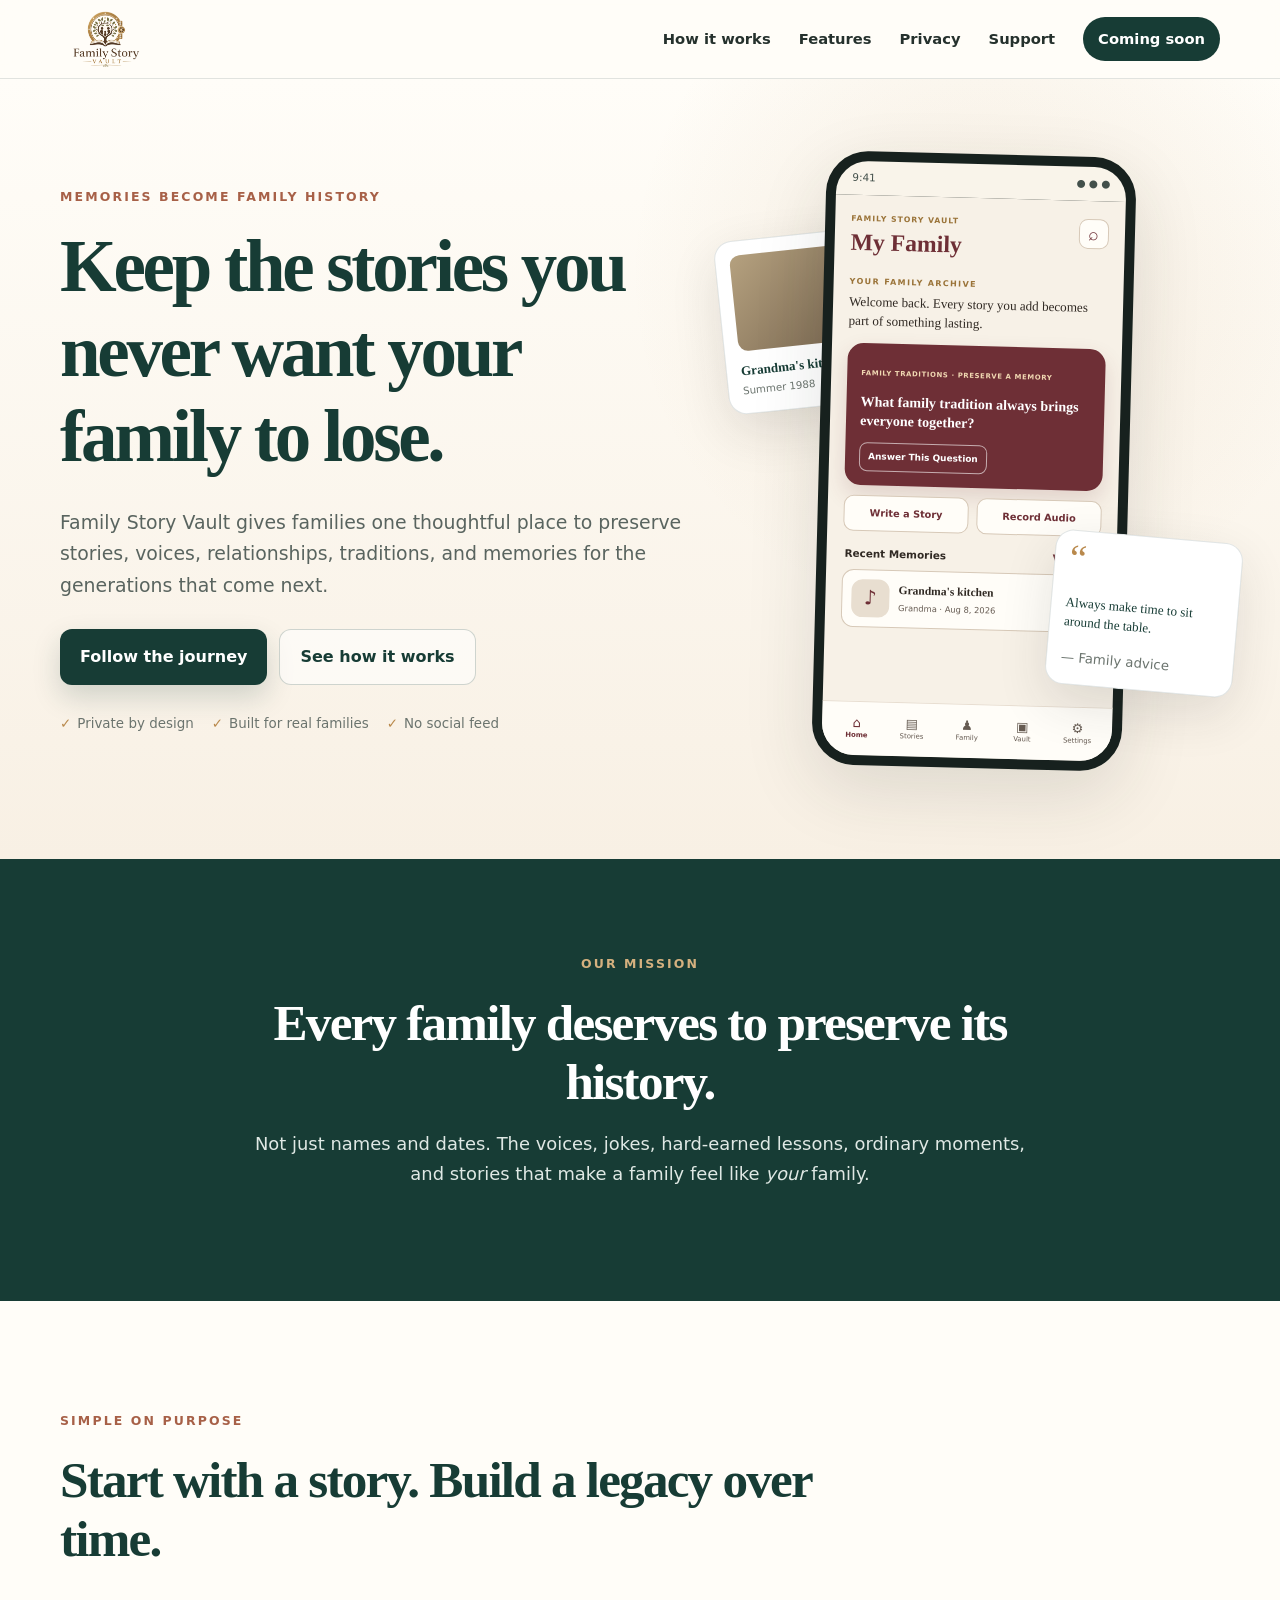
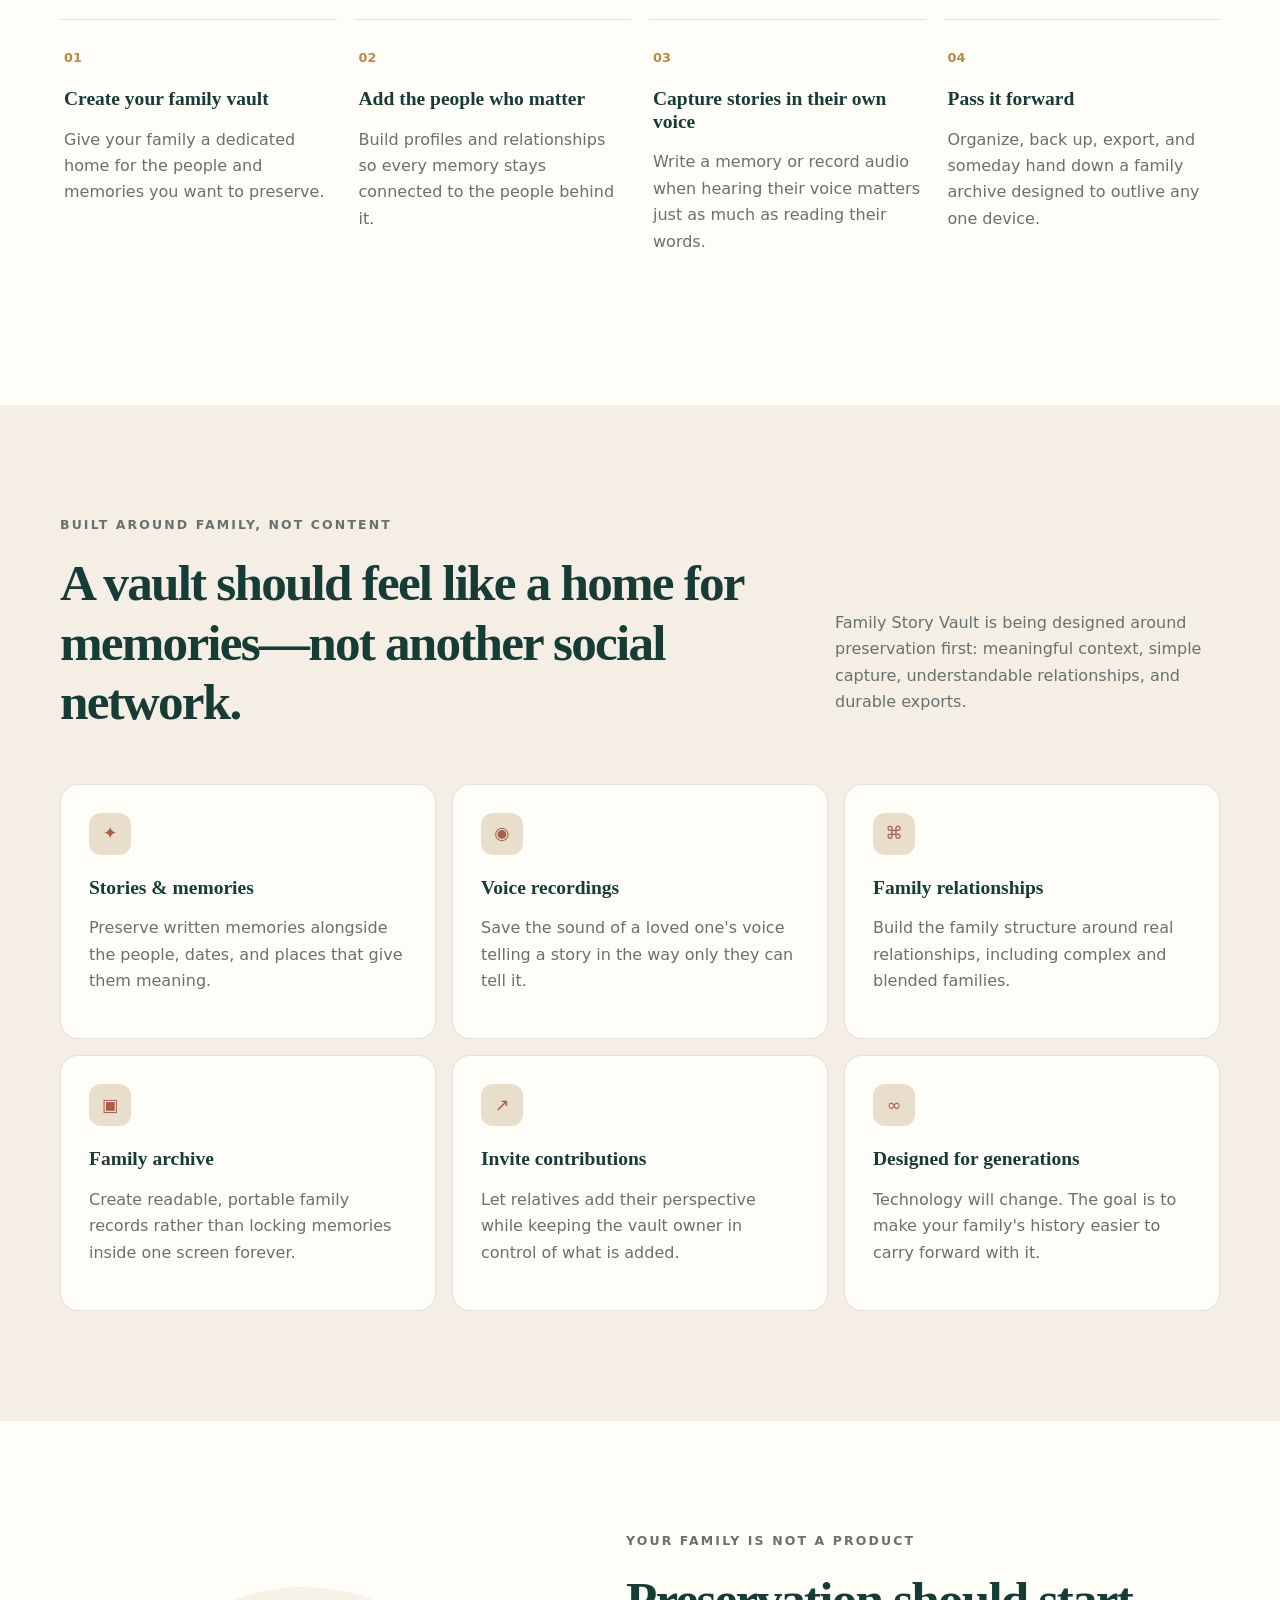
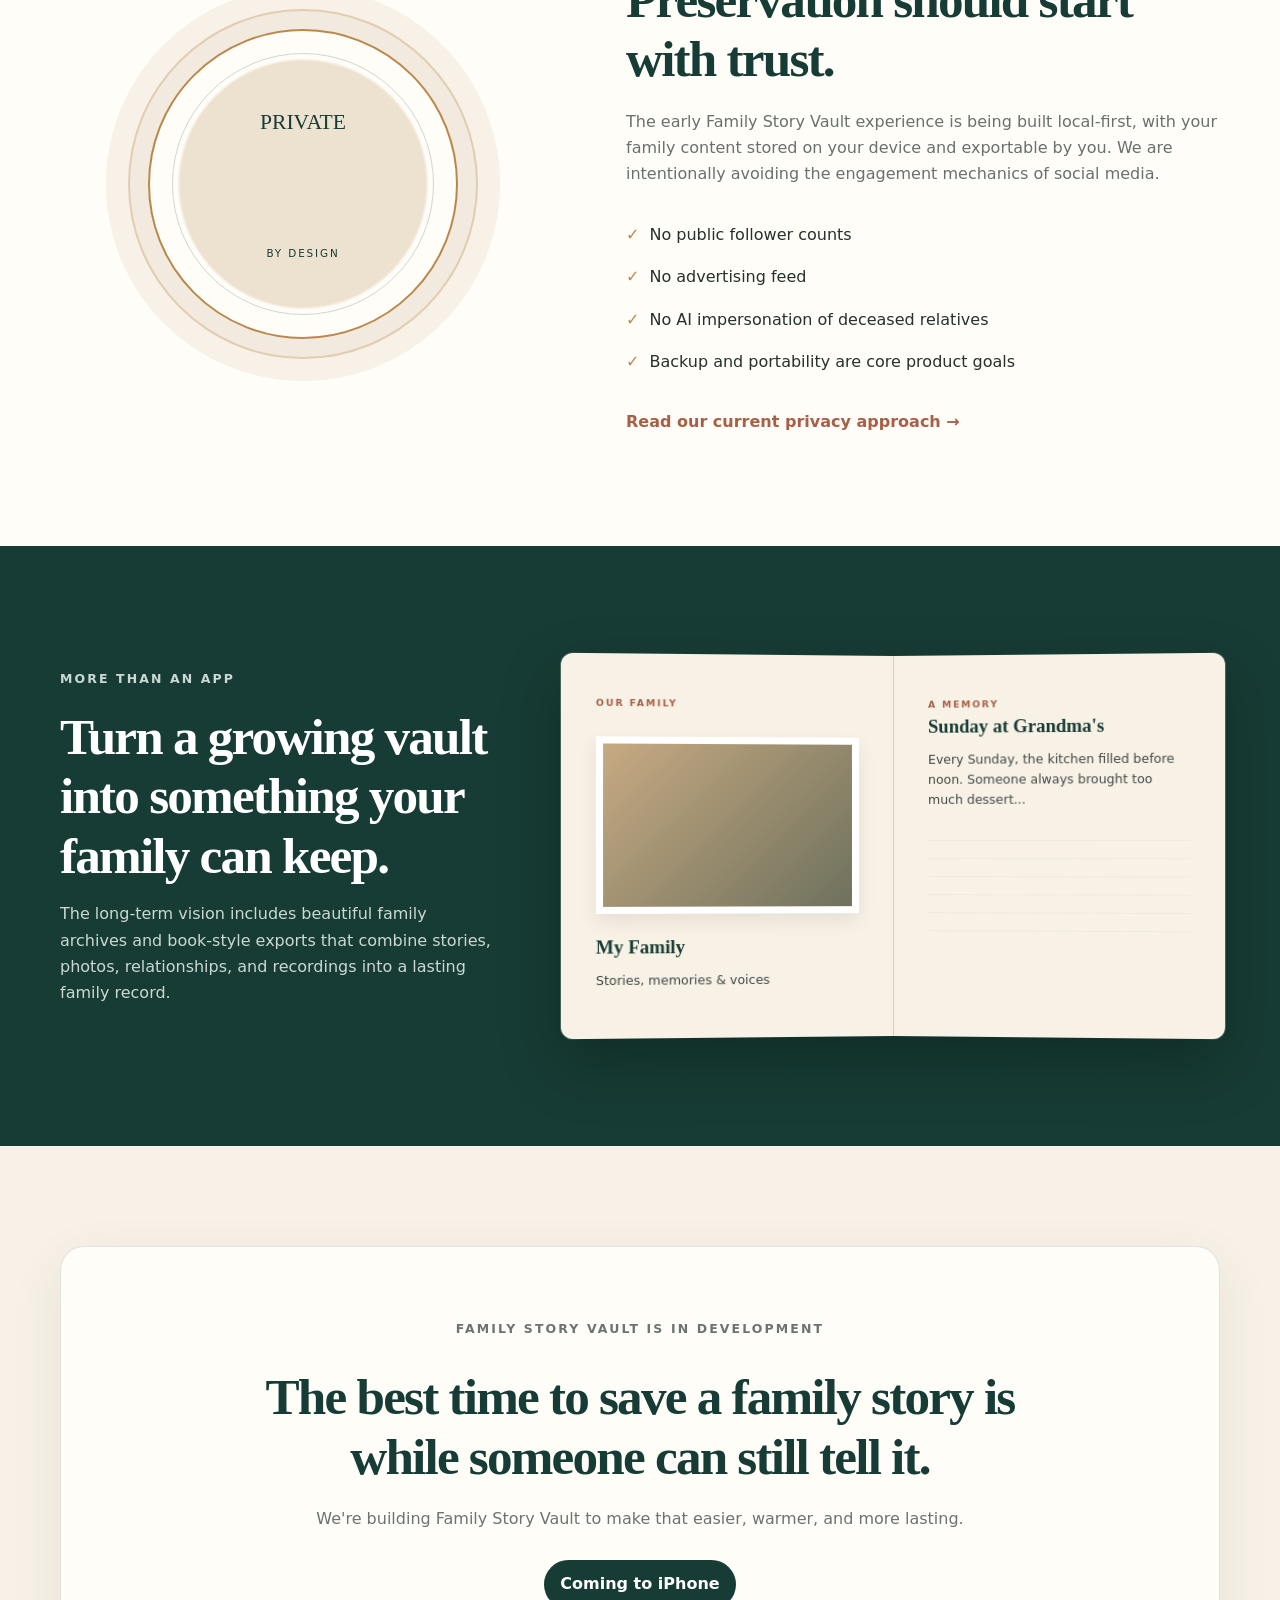
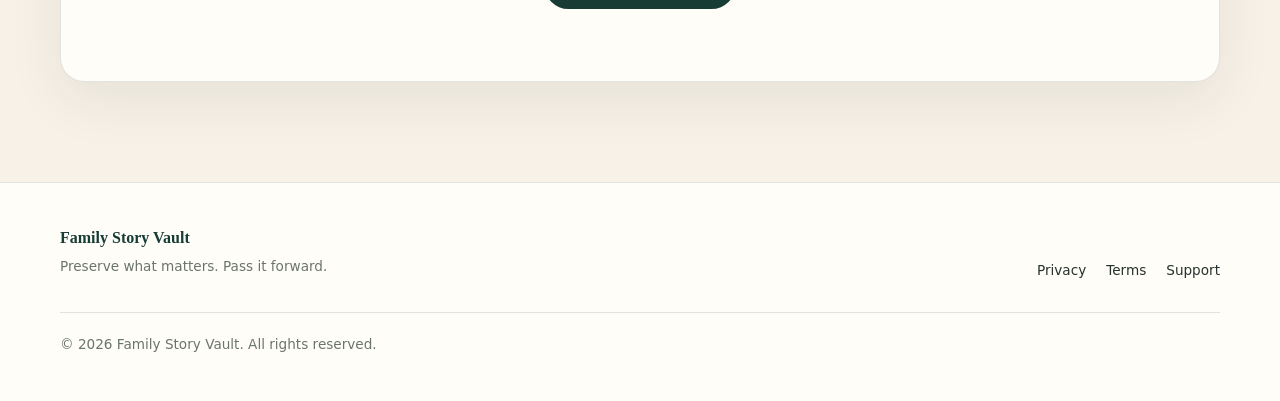
<file: index.html>
<!doctype html>
<html lang="en">
<head>
  <meta charset="utf-8" />
  <meta name="viewport" content="width=device-width, initial-scale=1" />
  <meta name="description" content="Family Story Vault helps families preserve stories, voices, memories, relationships, and traditions for future generations." />
  <meta name="theme-color" content="#173c35" />
  <title>Family Story Vault — Preserve what matters</title>
  <link rel="stylesheet" href="styles.css" />
</head>
<body>
  <header class="site-header">
    <div class="shell nav-wrap">
      <a class="brand" href="#top">
        <img class="brand-logo" src="assets/family-story-vault-logo.png" alt="Family Story Vault" />
      </a>
      <button class="menu-button" aria-expanded="false" aria-controls="site-nav">Menu</button>
      <nav id="site-nav" class="site-nav" aria-label="Primary navigation">
        <a href="#how">How it works</a>
        <a href="#features">Features</a>
        <a href="privacy.html">Privacy</a>
        <a href="support.html">Support</a>
        <a class="nav-cta" href="#coming-soon">Coming soon</a>
      </nav>
    </div>
  </header>

  <main id="top">
    <section class="hero">
      <div class="shell hero-grid">
        <div class="hero-copy reveal">
          <p class="eyebrow">Memories become family history</p>
          <h1>Keep the stories you never want your family to lose.</h1>
          <p class="hero-lede">Family Story Vault gives families one thoughtful place to preserve stories, voices, relationships, traditions, and memories for the generations that come next.</p>
          <div class="hero-actions">
            <a class="button button-primary" href="#coming-soon">Follow the journey</a>
            <a class="button button-secondary" href="#how">See how it works</a>
          </div>
          <div class="trust-line">
            <span>Private by design</span><span>Built for real families</span><span>No social feed</span>
          </div>
        </div>

        <div class="app-stage reveal" aria-label="Illustration of the Family Story Vault app">
          <div class="memory-card memory-card-a">
            <div class="mini-photo"></div>
            <strong>Grandma's kitchen</strong>
            <span>Summer 1988</span>
          </div>
          <div class="phone">
            <div class="phone-top"><span>9:41</span><span>● ● ●</span></div>
            <div class="phone-screen">
              <div class="app-header-row"><div><span class="app-overline">FAMILY STORY VAULT</span><h3>My Family</h3></div><span class="search-chip" aria-hidden="true">⌕</span></div>
              <p class="screen-kicker">YOUR FAMILY ARCHIVE</p>
              <p class="app-welcome">Welcome back. Every story you add becomes part of something lasting.</p>
              <div class="app-question-card">
                <span class="question-label">FAMILY TRADITIONS · PRESERVE A MEMORY</span>
                <strong>What family tradition always brings everyone together?</strong>
                <span class="app-outline-button">Answer This Question</span>
              </div>
              <div class="app-actions"><span>Write a Story</span><span>Record Audio</span></div>
              <div class="screen-row"><strong>Recent Memories</strong><span>View all</span></div>
              <div class="app-memory-row"><span class="story-icon">♪</span><div><strong>Grandma's kitchen</strong><small>Grandma · Aug 8, 2026</small></div></div>
              <div class="app-tabs" aria-label="App navigation preview">
                <span class="active"><b>⌂</b>Home</span><span><b>▤</b>Stories</span><span><b>♟</b>Family</span><span><b>▣</b>Vault</span><span><b>⚙</b>Settings</span>
              </div>
            </div>
          </div>
          <div class="memory-card memory-card-b">
            <span class="quote-mark">“</span>
            <p>Always make time to sit around the table.</p>
            <small>— Family advice</small>
          </div>
        </div>
      </div>
    </section>

    <section class="statement-band">
      <div class="shell narrow center reveal">
        <p class="eyebrow">Our mission</p>
        <h2>Every family deserves to preserve its history.</h2>
        <p>Not just names and dates. The voices, jokes, hard-earned lessons, ordinary moments, and stories that make a family feel like <em>your</em> family.</p>
      </div>
    </section>

    <section id="how" class="section">
      <div class="shell">
        <div class="section-heading reveal">
          <p class="eyebrow">Simple on purpose</p>
          <h2>Start with a story. Build a legacy over time.</h2>
        </div>
        <div class="steps-grid">
          <article class="step-card reveal"><span class="step-number">01</span><h3>Create your family vault</h3><p>Give your family a dedicated home for the people and memories you want to preserve.</p></article>
          <article class="step-card reveal"><span class="step-number">02</span><h3>Add the people who matter</h3><p>Build profiles and relationships so every memory stays connected to the people behind it.</p></article>
          <article class="step-card reveal"><span class="step-number">03</span><h3>Capture stories in their own voice</h3><p>Write a memory or record audio when hearing their voice matters just as much as reading their words.</p></article>
          <article class="step-card reveal"><span class="step-number">04</span><h3>Pass it forward</h3><p>Organize, back up, export, and someday hand down a family archive designed to outlive any one device.</p></article>
        </div>
      </div>
    </section>

    <section id="features" class="section section-soft">
      <div class="shell">
        <div class="feature-intro reveal">
          <div><p class="eyebrow">Built around family, not content</p><h2>A vault should feel like a home for memories—not another social network.</h2></div>
          <p>Family Story Vault is being designed around preservation first: meaningful context, simple capture, understandable relationships, and durable exports.</p>
        </div>
        <div class="feature-grid">
          <article class="feature-card reveal"><div class="feature-icon">✦</div><h3>Stories & memories</h3><p>Preserve written memories alongside the people, dates, and places that give them meaning.</p></article>
          <article class="feature-card reveal"><div class="feature-icon">◉</div><h3>Voice recordings</h3><p>Save the sound of a loved one's voice telling a story in the way only they can tell it.</p></article>
          <article class="feature-card reveal"><div class="feature-icon">⌘</div><h3>Family relationships</h3><p>Build the family structure around real relationships, including complex and blended families.</p></article>
          <article class="feature-card reveal"><div class="feature-icon">▣</div><h3>Family archive</h3><p>Create readable, portable family records rather than locking memories inside one screen forever.</p></article>
          <article class="feature-card reveal"><div class="feature-icon">↗</div><h3>Invite contributions</h3><p>Let relatives add their perspective while keeping the vault owner in control of what is added.</p></article>
          <article class="feature-card reveal"><div class="feature-icon">∞</div><h3>Designed for generations</h3><p>Technology will change. The goal is to make your family's history easier to carry forward with it.</p></article>
        </div>
      </div>
    </section>

    <section id="privacy" class="section privacy-section">
      <div class="shell privacy-grid">
        <div class="privacy-visual reveal">
          <div class="vault-rings"><div class="vault-door">PRIVATE<br><span>BY DESIGN</span></div></div>
        </div>
        <div class="privacy-copy reveal">
          <p class="eyebrow">Your family is not a product</p>
          <h2>Preservation should start with trust.</h2>
          <p>The early Family Story Vault experience is being built local-first, with your family content stored on your device and exportable by you. We are intentionally avoiding the engagement mechanics of social media.</p>
          <ul class="check-list"><li>No public follower counts</li><li>No advertising feed</li><li>No AI impersonation of deceased relatives</li><li>Backup and portability are core product goals</li></ul>
          <a class="text-link" href="privacy.html">Read our current privacy approach →</a>
        </div>
      </div>
    </section>

    <section class="section keepsake-section">
      <div class="shell keepsake-grid">
        <div class="keepsake-copy reveal">
          <p class="eyebrow">More than an app</p>
          <h2>Turn a growing vault into something your family can keep.</h2>
          <p>The long-term vision includes beautiful family archives and book-style exports that combine stories, photos, relationships, and recordings into a lasting family record.</p>
        </div>
        <div class="book-mock reveal" aria-label="Illustration of a family story book">
          <div class="book-page left-page"><span class="page-label">OUR FAMILY</span><div class="book-photo"></div><h4>My Family</h4><p>Stories, memories & voices</p></div>
          <div class="book-page right-page"><span class="page-label">A MEMORY</span><h4>Sunday at Grandma's</h4><p>Every Sunday, the kitchen filled before noon. Someone always brought too much dessert...</p><div class="book-lines"></div></div>
        </div>
      </div>
    </section>

    <section id="coming-soon" class="cta-section">
      <div class="shell cta-card reveal">
        <p class="eyebrow">Family Story Vault is in development</p>
        <h2>The best time to save a family story is while someone can still tell it.</h2>
        <p>We're building Family Story Vault to make that easier, warmer, and more lasting.</p>
        <div class="coming-badge">Coming to iPhone</div>
      </div>
    </section>
  </main>

  <footer>
    <div class="shell footer-grid">
      <div><div class="footer-brand">Family Story Vault</div><p>Preserve what matters. Pass it forward.</p></div>
      <div class="footer-links"><a href="privacy.html">Privacy</a><a href="terms.html">Terms</a><a href="support.html">Support</a></div>
      <p class="copyright">© <span id="year"></span> Family Story Vault. All rights reserved.</p>
    </div>
  </footer>

  <script src="script.js"></script>
</body>
</html>
</file>
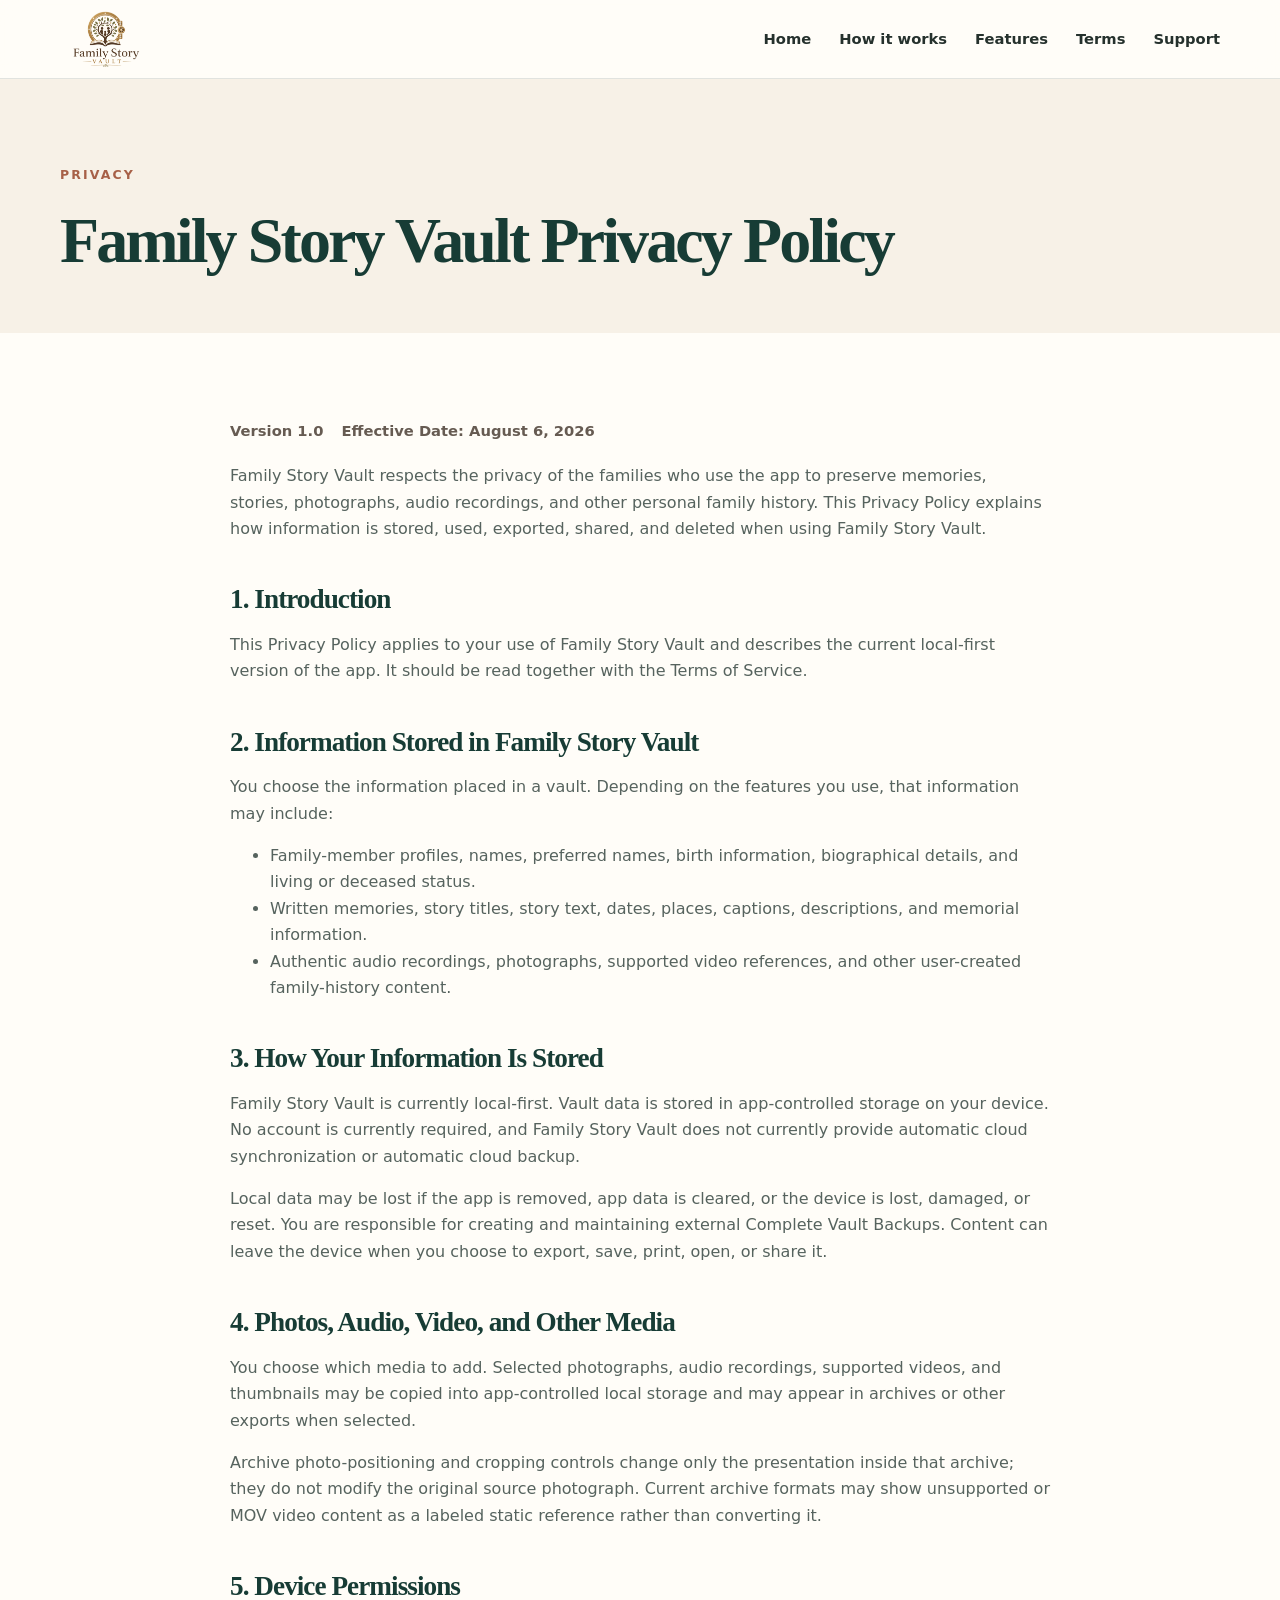
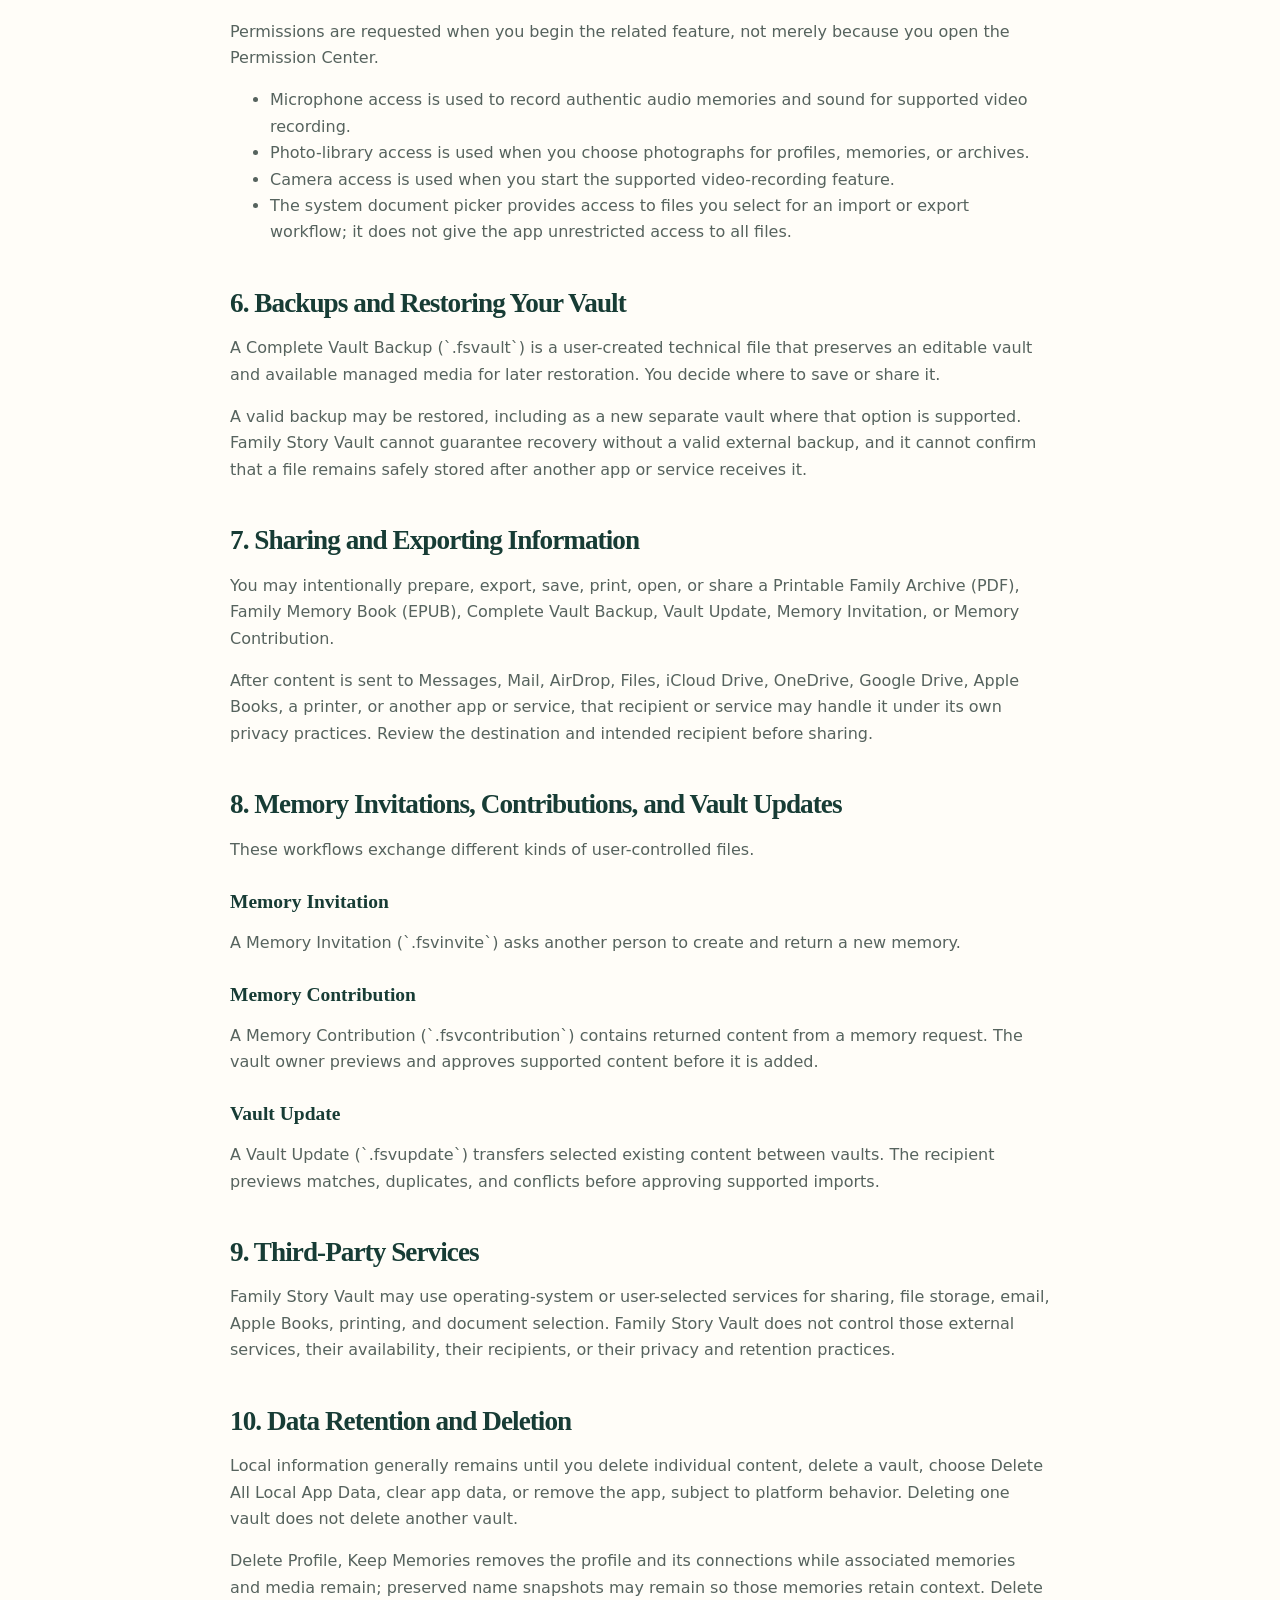
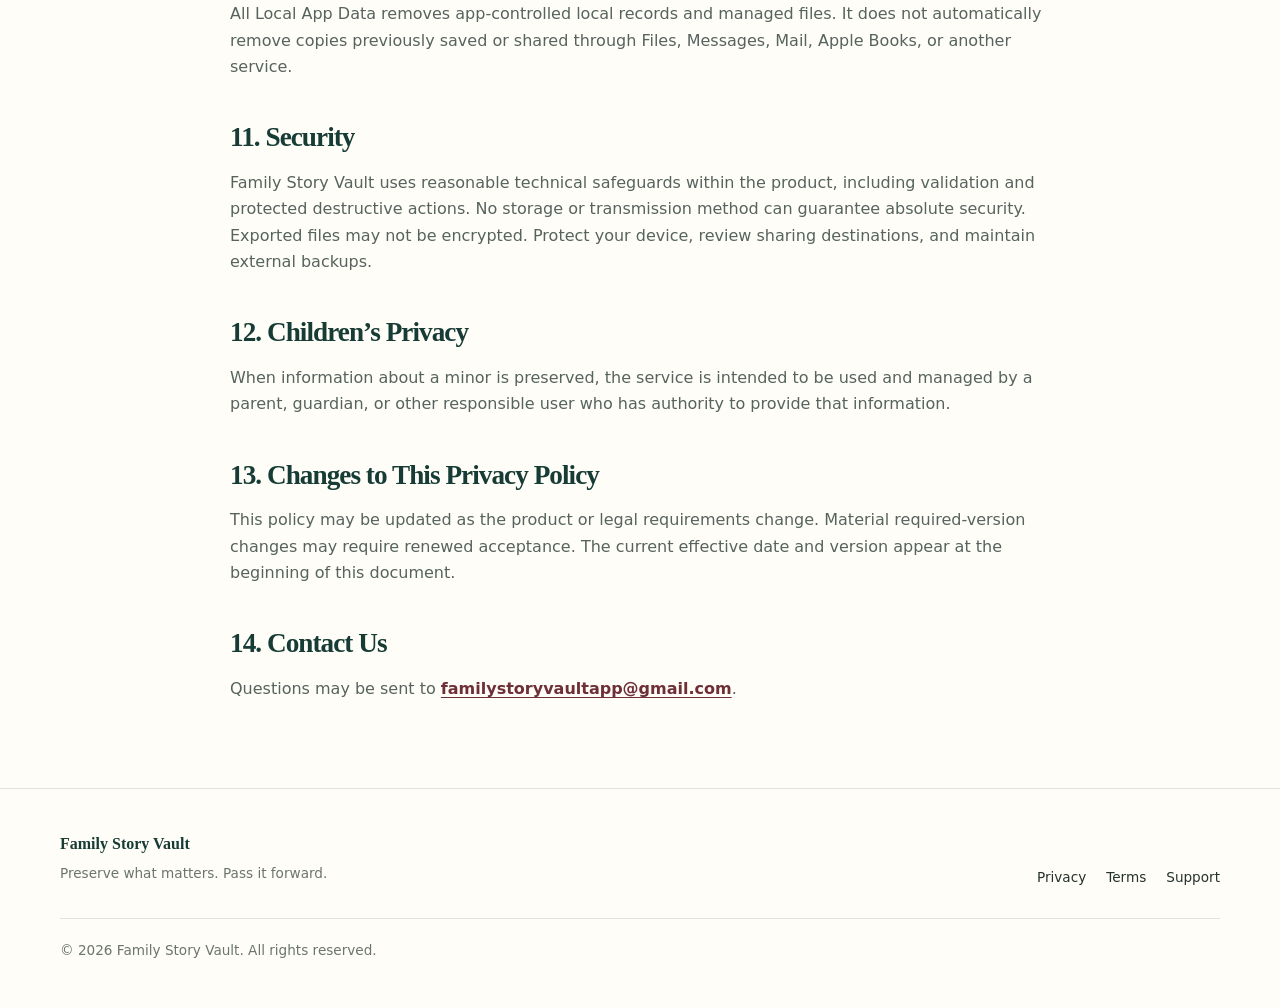
<file: privacy.html>
<!doctype html>
<html lang="en">
<head><meta charset="utf-8"><meta name="viewport" content="width=device-width,initial-scale=1"><meta name="description" content="Family Story Vault Privacy Policy."><title>Privacy Policy — Family Story Vault</title><link rel="stylesheet" href="styles.css"></head>
<body>
<header class="site-header"><div class="shell nav-wrap"><a class="brand" href="index.html"><img class="brand-logo" src="assets/family-story-vault-logo.png" alt="Family Story Vault"></a><button class="menu-button" aria-expanded="false" aria-controls="site-nav">Menu</button><nav id="site-nav" class="site-nav" aria-label="Primary navigation"><a href="index.html">Home</a><a href="index.html#how">How it works</a><a href="index.html#features">Features</a><a href="terms.html">Terms</a><a href="support.html">Support</a></nav></div></header>
<section class="page-hero"><div class="shell"><p class="eyebrow">Privacy</p><h1>Family Story Vault Privacy Policy</h1></div></section>
<main class="content-page"><article class="shell prose"><div class="document-meta"><strong>Version 1.0</strong><strong>Effective Date: August 6, 2026</strong></div>
<p>Family Story Vault respects the privacy of the families who use the app to preserve memories, stories, photographs, audio recordings, and other personal family history. This Privacy Policy explains how information is stored, used, exported, shared, and deleted when using Family Story Vault.</p>
<h2>1. Introduction</h2><p>This Privacy Policy applies to your use of Family Story Vault and describes the current local-first version of the app. It should be read together with the Terms of Service.</p>
<h2>2. Information Stored in Family Story Vault</h2><p>You choose the information placed in a vault. Depending on the features you use, that information may include:</p><ul><li>Family-member profiles, names, preferred names, birth information, biographical details, and living or deceased status.</li><li>Written memories, story titles, story text, dates, places, captions, descriptions, and memorial information.</li><li>Authentic audio recordings, photographs, supported video references, and other user-created family-history content.</li></ul>
<h2>3. How Your Information Is Stored</h2><p>Family Story Vault is currently local-first. Vault data is stored in app-controlled storage on your device. No account is currently required, and Family Story Vault does not currently provide automatic cloud synchronization or automatic cloud backup.</p><p>Local data may be lost if the app is removed, app data is cleared, or the device is lost, damaged, or reset. You are responsible for creating and maintaining external Complete Vault Backups. Content can leave the device when you choose to export, save, print, open, or share it.</p>
<h2>4. Photos, Audio, Video, and Other Media</h2><p>You choose which media to add. Selected photographs, audio recordings, supported videos, and thumbnails may be copied into app-controlled local storage and may appear in archives or other exports when selected.</p><p>Archive photo-positioning and cropping controls change only the presentation inside that archive; they do not modify the original source photograph. Current archive formats may show unsupported or MOV video content as a labeled static reference rather than converting it.</p>
<h2>5. Device Permissions</h2><p>Permissions are requested when you begin the related feature, not merely because you open the Permission Center.</p><ul><li>Microphone access is used to record authentic audio memories and sound for supported video recording.</li><li>Photo-library access is used when you choose photographs for profiles, memories, or archives.</li><li>Camera access is used when you start the supported video-recording feature.</li><li>The system document picker provides access to files you select for an import or export workflow; it does not give the app unrestricted access to all files.</li></ul>
<h2>6. Backups and Restoring Your Vault</h2><p>A Complete Vault Backup (`.fsvault`) is a user-created technical file that preserves an editable vault and available managed media for later restoration. You decide where to save or share it.</p><p>A valid backup may be restored, including as a new separate vault where that option is supported. Family Story Vault cannot guarantee recovery without a valid external backup, and it cannot confirm that a file remains safely stored after another app or service receives it.</p>
<h2>7. Sharing and Exporting Information</h2><p>You may intentionally prepare, export, save, print, open, or share a Printable Family Archive (PDF), Family Memory Book (EPUB), Complete Vault Backup, Vault Update, Memory Invitation, or Memory Contribution.</p><p>After content is sent to Messages, Mail, AirDrop, Files, iCloud Drive, OneDrive, Google Drive, Apple Books, a printer, or another app or service, that recipient or service may handle it under its own privacy practices. Review the destination and intended recipient before sharing.</p>
<h2>8. Memory Invitations, Contributions, and Vault Updates</h2><p>These workflows exchange different kinds of user-controlled files.</p><h3>Memory Invitation</h3><p>A Memory Invitation (`.fsvinvite`) asks another person to create and return a new memory.</p><h3>Memory Contribution</h3><p>A Memory Contribution (`.fsvcontribution`) contains returned content from a memory request. The vault owner previews and approves supported content before it is added.</p><h3>Vault Update</h3><p>A Vault Update (`.fsvupdate`) transfers selected existing content between vaults. The recipient previews matches, duplicates, and conflicts before approving supported imports.</p>
<h2>9. Third-Party Services</h2><p>Family Story Vault may use operating-system or user-selected services for sharing, file storage, email, Apple Books, printing, and document selection. Family Story Vault does not control those external services, their availability, their recipients, or their privacy and retention practices.</p>
<h2>10. Data Retention and Deletion</h2><p>Local information generally remains until you delete individual content, delete a vault, choose Delete All Local App Data, clear app data, or remove the app, subject to platform behavior. Deleting one vault does not delete another vault.</p><p>Delete Profile, Keep Memories removes the profile and its connections while associated memories and media remain; preserved name snapshots may remain so those memories retain context. Delete All Local App Data removes app-controlled local records and managed files. It does not automatically remove copies previously saved or shared through Files, Messages, Mail, Apple Books, or another service.</p>
<h2>11. Security</h2><p>Family Story Vault uses reasonable technical safeguards within the product, including validation and protected destructive actions. No storage or transmission method can guarantee absolute security. Exported files may not be encrypted. Protect your device, review sharing destinations, and maintain external backups.</p>
<h2>12. Children’s Privacy</h2><p>When information about a minor is preserved, the service is intended to be used and managed by a parent, guardian, or other responsible user who has authority to provide that information.</p>
<h2>13. Changes to This Privacy Policy</h2><p>This policy may be updated as the product or legal requirements change. Material required-version changes may require renewed acceptance. The current effective date and version appear at the beginning of this document.</p>
<h2>14. Contact Us</h2><p>Questions may be sent to <a class="support-email" href="mailto:familystoryvaultapp@gmail.com">familystoryvaultapp@gmail.com</a>.</p>
</article></main>
<footer><div class="shell footer-grid"><div><div class="footer-brand">Family Story Vault</div><p>Preserve what matters. Pass it forward.</p></div><div class="footer-links"><a href="privacy.html">Privacy</a><a href="terms.html">Terms</a><a href="support.html">Support</a></div><p class="copyright">© <span id="year"></span> Family Story Vault. All rights reserved.</p></div></footer><script src="script.js"></script>
</body></html>
</file>
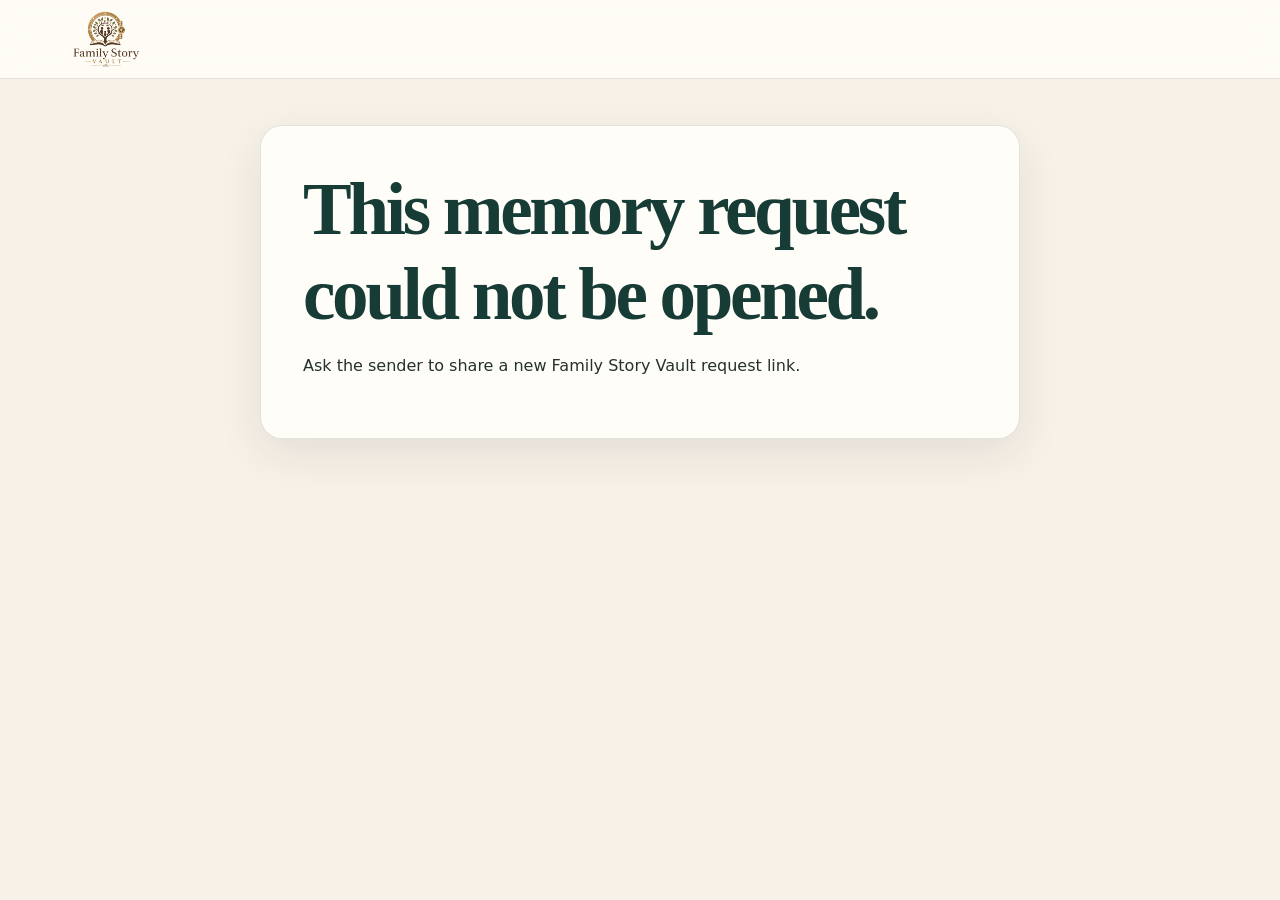
<file: respond.html>
<!doctype html><html lang="en"><head><meta charset="utf-8"><meta name="viewport" content="width=device-width,initial-scale=1"><meta name="description" content="Respond to a Family Story Vault memory request."><title>Share a Memory — Family Story Vault</title><link rel="stylesheet" href="styles.css"><link rel="stylesheet" href="respond.css"></head><body class="response-page">
<header class="site-header"><div class="shell nav-wrap"><a class="brand" href="index.html"><img class="brand-logo" src="assets/family-story-vault-logo.png" alt="Family Story Vault"></a></div></header>
<main class="response-shell"><section id="request-card" class="response-card request-context" hidden><p class="eyebrow">Family Story Vault</p><h1 id="requester"></h1><p id="vault" class="vault-name"></p><div class="request-label">Memory about</div><h2 id="subject"></h2><div class="request-label">Question</div><blockquote id="question"></blockquote><p id="personal-message" class="personal-message"></p></section>
<section id="write-card" class="response-card" hidden><p class="option-number">Option 1</p><h2>Write My Memory</h2><p>Write your memory here. You do not need the Family Story Vault app.</p><form id="response-form"><label for="contributor-name">Your name</label><input id="contributor-name" maxlength="160" autocomplete="name" required><label for="memory">Your memory</label><textarea id="memory" maxlength="200000" required></textarea><button class="button button-primary response-button" type="submit">Send My Memory</button></form><a id="download" class="button button-secondary response-button" hidden>Download Memory Response</a><div id="status" role="status" aria-live="polite"></div></section>
<section id="app-card" class="response-card app-option" hidden><p class="option-number">Option 2</p><h2>Open in Family Story Vault</h2><p>Use Family Story Vault if you want to include photos, audio, or video with your memory.</p><a id="open-app" class="button button-secondary response-button">Open in Family Story Vault</a><p class="fallback-note">If Family Story Vault does not open, you can write your memory on this page instead.</p></section>
<section id="request-error" class="response-card" hidden><h1>This memory request could not be opened.</h1><p>Ask the sender to share a new Family Story Vault request link.</p></section></main><script src="respond.js"></script></body></html>
</file>
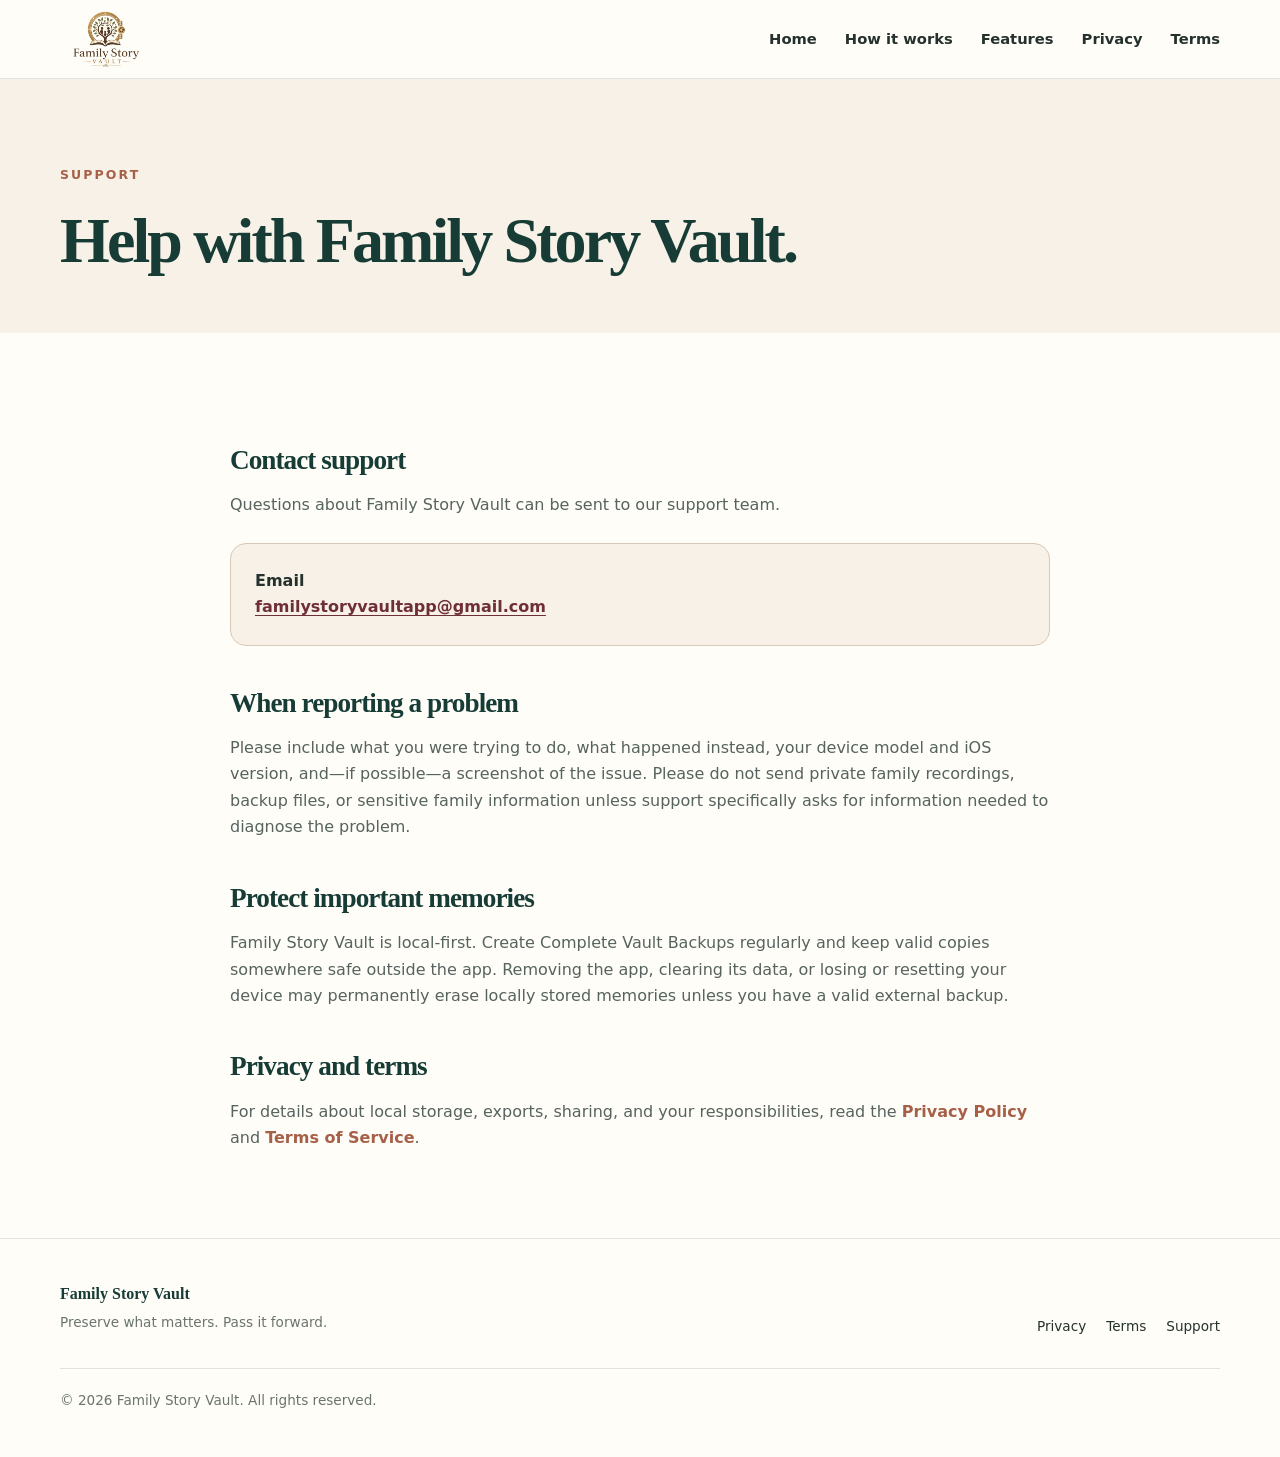
<file: support.html>
<!doctype html><html lang="en"><head><meta charset="utf-8"><meta name="viewport" content="width=device-width,initial-scale=1"><meta name="description" content="Get help with Family Story Vault."><title>Support — Family Story Vault</title><link rel="stylesheet" href="styles.css"></head><body>
<header class="site-header"><div class="shell nav-wrap"><a class="brand" href="index.html"><img class="brand-logo" src="assets/family-story-vault-logo.png" alt="Family Story Vault"></a><button class="menu-button" aria-expanded="false" aria-controls="site-nav">Menu</button><nav id="site-nav" class="site-nav" aria-label="Primary navigation"><a href="index.html">Home</a><a href="index.html#how">How it works</a><a href="index.html#features">Features</a><a href="privacy.html">Privacy</a><a href="terms.html">Terms</a></nav></div></header>
<section class="page-hero"><div class="shell"><p class="eyebrow">Support</p><h1>Help with Family Story Vault.</h1></div></section>
<main class="content-page"><div class="shell prose"><h2>Contact support</h2><p>Questions about Family Story Vault can be sent to our support team.</p><div class="support-card"><strong>Email</strong><br><a class="support-email" href="mailto:familystoryvaultapp@gmail.com">familystoryvaultapp@gmail.com</a></div><h2>When reporting a problem</h2><p>Please include what you were trying to do, what happened instead, your device model and iOS version, and—if possible—a screenshot of the issue. Please do not send private family recordings, backup files, or sensitive family information unless support specifically asks for information needed to diagnose the problem.</p><h2>Protect important memories</h2><p>Family Story Vault is local-first. Create Complete Vault Backups regularly and keep valid copies somewhere safe outside the app. Removing the app, clearing its data, or losing or resetting your device may permanently erase locally stored memories unless you have a valid external backup.</p><h2>Privacy and terms</h2><p>For details about local storage, exports, sharing, and your responsibilities, read the <a class="text-link" href="privacy.html">Privacy Policy</a> and <a class="text-link" href="terms.html">Terms of Service</a>.</p></div></main>
<footer><div class="shell footer-grid"><div><div class="footer-brand">Family Story Vault</div><p>Preserve what matters. Pass it forward.</p></div><div class="footer-links"><a href="privacy.html">Privacy</a><a href="terms.html">Terms</a><a href="support.html">Support</a></div><p class="copyright">© <span id="year"></span> Family Story Vault. All rights reserved.</p></div></footer><script src="script.js"></script></body></html>
</file>
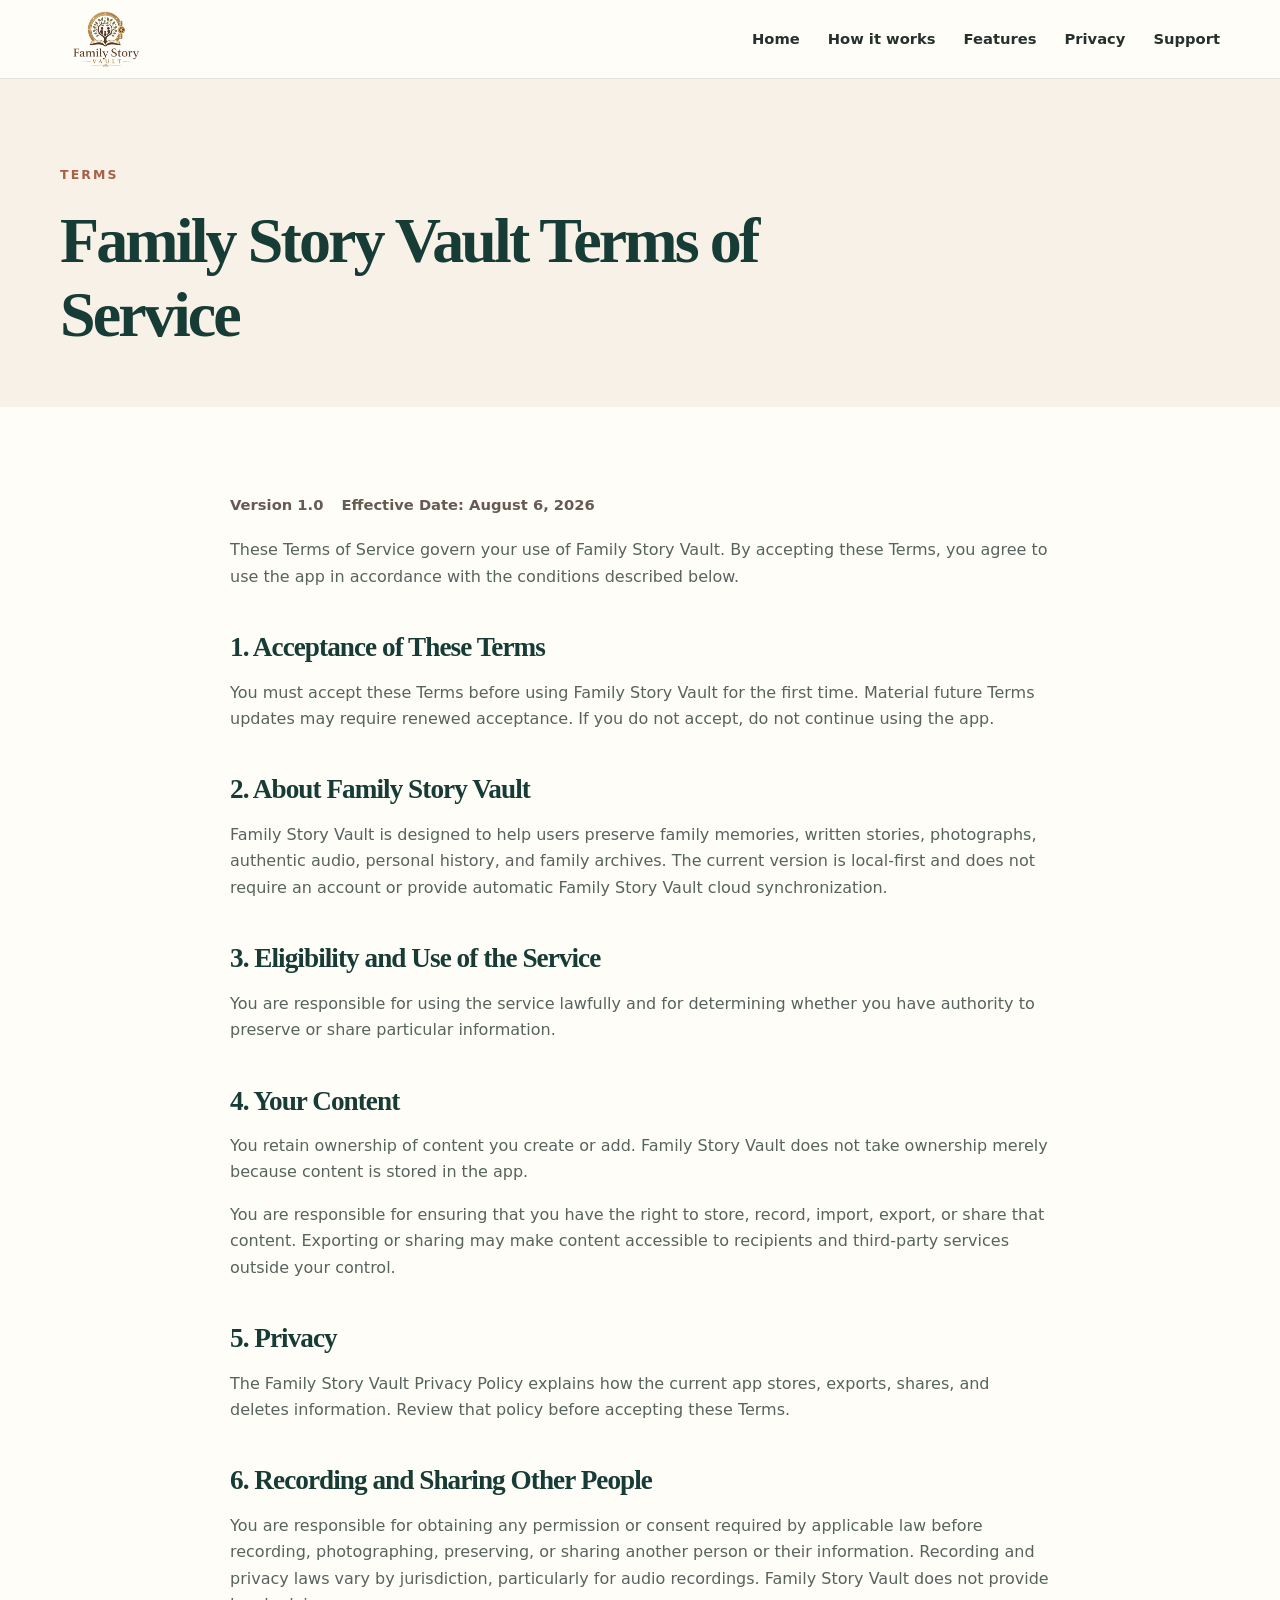
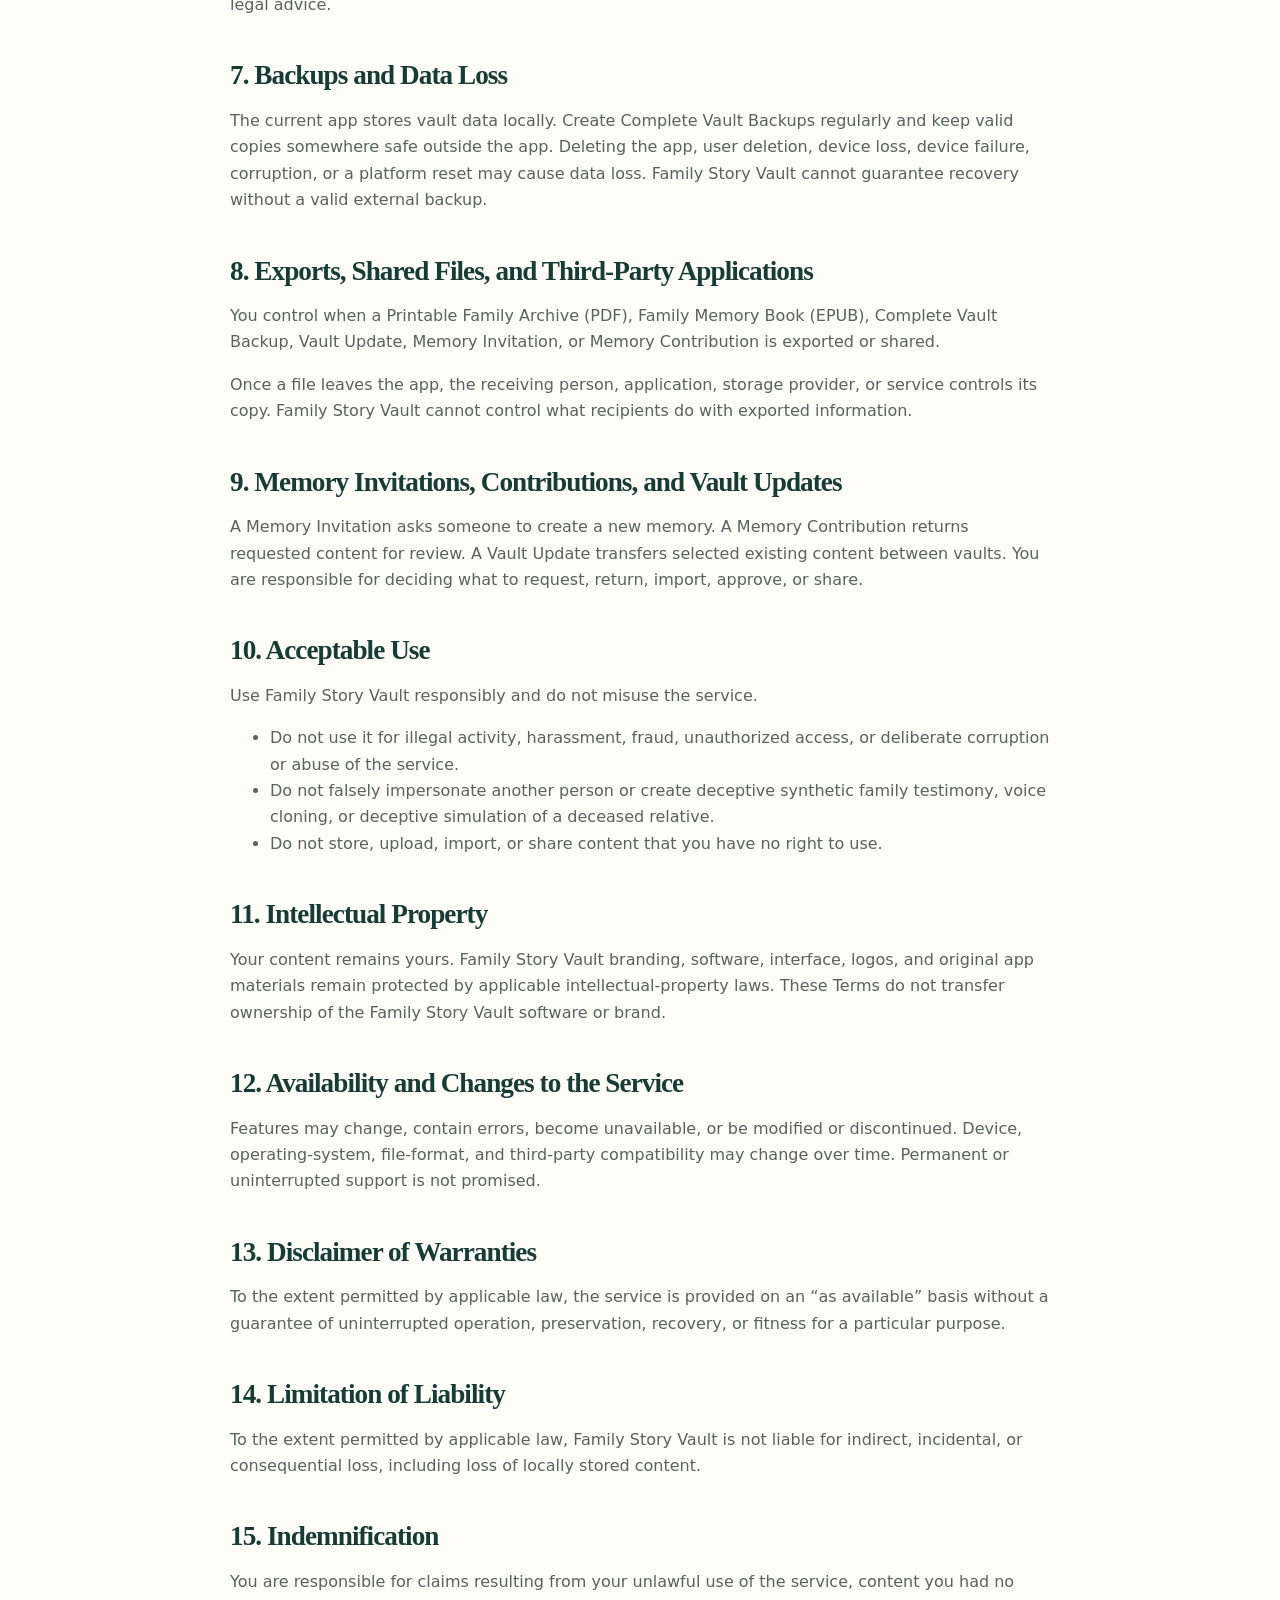
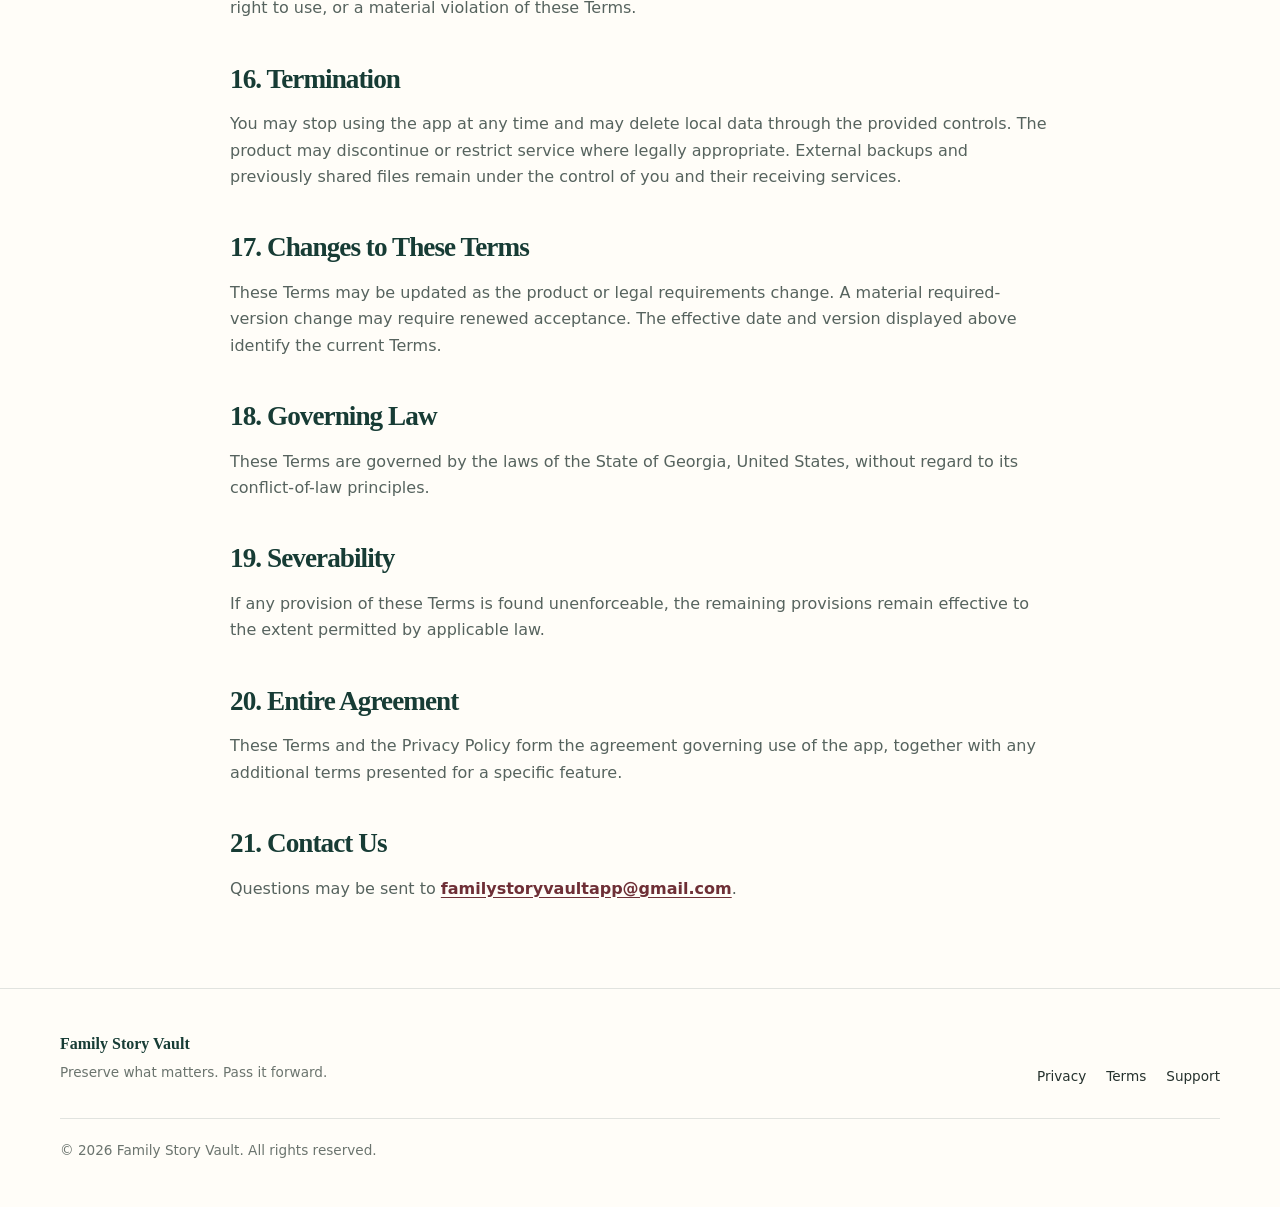
<file: terms.html>
<!doctype html><html lang="en"><head><meta charset="utf-8"><meta name="viewport" content="width=device-width,initial-scale=1"><meta name="description" content="Family Story Vault Terms of Service."><title>Terms of Service — Family Story Vault</title><link rel="stylesheet" href="styles.css"></head><body>
<header class="site-header"><div class="shell nav-wrap"><a class="brand" href="index.html"><img class="brand-logo" src="assets/family-story-vault-logo.png" alt="Family Story Vault"></a><button class="menu-button" aria-expanded="false" aria-controls="site-nav">Menu</button><nav id="site-nav" class="site-nav" aria-label="Primary navigation"><a href="index.html">Home</a><a href="index.html#how">How it works</a><a href="index.html#features">Features</a><a href="privacy.html">Privacy</a><a href="support.html">Support</a></nav></div></header>
<section class="page-hero"><div class="shell"><p class="eyebrow">Terms</p><h1>Family Story Vault Terms of Service</h1></div></section>
<main class="content-page"><article class="shell prose"><div class="document-meta"><strong>Version 1.0</strong><strong>Effective Date: August 6, 2026</strong></div>
<p>These Terms of Service govern your use of Family Story Vault. By accepting these Terms, you agree to use the app in accordance with the conditions described below.</p>
<h2>1. Acceptance of These Terms</h2><p>You must accept these Terms before using Family Story Vault for the first time. Material future Terms updates may require renewed acceptance. If you do not accept, do not continue using the app.</p>
<h2>2. About Family Story Vault</h2><p>Family Story Vault is designed to help users preserve family memories, written stories, photographs, authentic audio, personal history, and family archives. The current version is local-first and does not require an account or provide automatic Family Story Vault cloud synchronization.</p>
<h2>3. Eligibility and Use of the Service</h2><p>You are responsible for using the service lawfully and for determining whether you have authority to preserve or share particular information.</p>
<h2>4. Your Content</h2><p>You retain ownership of content you create or add. Family Story Vault does not take ownership merely because content is stored in the app.</p><p>You are responsible for ensuring that you have the right to store, record, import, export, or share that content. Exporting or sharing may make content accessible to recipients and third-party services outside your control.</p>
<h2>5. Privacy</h2><p>The Family Story Vault Privacy Policy explains how the current app stores, exports, shares, and deletes information. Review that policy before accepting these Terms.</p>
<h2>6. Recording and Sharing Other People</h2><p>You are responsible for obtaining any permission or consent required by applicable law before recording, photographing, preserving, or sharing another person or their information. Recording and privacy laws vary by jurisdiction, particularly for audio recordings. Family Story Vault does not provide legal advice.</p>
<h2>7. Backups and Data Loss</h2><p>The current app stores vault data locally. Create Complete Vault Backups regularly and keep valid copies somewhere safe outside the app. Deleting the app, user deletion, device loss, device failure, corruption, or a platform reset may cause data loss. Family Story Vault cannot guarantee recovery without a valid external backup.</p>
<h2>8. Exports, Shared Files, and Third-Party Applications</h2><p>You control when a Printable Family Archive (PDF), Family Memory Book (EPUB), Complete Vault Backup, Vault Update, Memory Invitation, or Memory Contribution is exported or shared.</p><p>Once a file leaves the app, the receiving person, application, storage provider, or service controls its copy. Family Story Vault cannot control what recipients do with exported information.</p>
<h2>9. Memory Invitations, Contributions, and Vault Updates</h2><p>A Memory Invitation asks someone to create a new memory. A Memory Contribution returns requested content for review. A Vault Update transfers selected existing content between vaults. You are responsible for deciding what to request, return, import, approve, or share.</p>
<h2>10. Acceptable Use</h2><p>Use Family Story Vault responsibly and do not misuse the service.</p><ul><li>Do not use it for illegal activity, harassment, fraud, unauthorized access, or deliberate corruption or abuse of the service.</li><li>Do not falsely impersonate another person or create deceptive synthetic family testimony, voice cloning, or deceptive simulation of a deceased relative.</li><li>Do not store, upload, import, or share content that you have no right to use.</li></ul>
<h2>11. Intellectual Property</h2><p>Your content remains yours. Family Story Vault branding, software, interface, logos, and original app materials remain protected by applicable intellectual-property laws. These Terms do not transfer ownership of the Family Story Vault software or brand.</p>
<h2>12. Availability and Changes to the Service</h2><p>Features may change, contain errors, become unavailable, or be modified or discontinued. Device, operating-system, file-format, and third-party compatibility may change over time. Permanent or uninterrupted support is not promised.</p>
<h2>13. Disclaimer of Warranties</h2><p>To the extent permitted by applicable law, the service is provided on an “as available” basis without a guarantee of uninterrupted operation, preservation, recovery, or fitness for a particular purpose.</p>
<h2>14. Limitation of Liability</h2><p>To the extent permitted by applicable law, Family Story Vault is not liable for indirect, incidental, or consequential loss, including loss of locally stored content.</p>
<h2>15. Indemnification</h2><p>You are responsible for claims resulting from your unlawful use of the service, content you had no right to use, or a material violation of these Terms.</p>
<h2>16. Termination</h2><p>You may stop using the app at any time and may delete local data through the provided controls. The product may discontinue or restrict service where legally appropriate. External backups and previously shared files remain under the control of you and their receiving services.</p>
<h2>17. Changes to These Terms</h2><p>These Terms may be updated as the product or legal requirements change. A material required-version change may require renewed acceptance. The effective date and version displayed above identify the current Terms.</p>
<h2>18. Governing Law</h2><p>These Terms are governed by the laws of the State of Georgia, United States, without regard to its conflict-of-law principles.</p>
<h2>19. Severability</h2><p>If any provision of these Terms is found unenforceable, the remaining provisions remain effective to the extent permitted by applicable law.</p>
<h2>20. Entire Agreement</h2><p>These Terms and the Privacy Policy form the agreement governing use of the app, together with any additional terms presented for a specific feature.</p>
<h2>21. Contact Us</h2><p>Questions may be sent to <a class="support-email" href="mailto:familystoryvaultapp@gmail.com">familystoryvaultapp@gmail.com</a>.</p>
</article></main><footer><div class="shell footer-grid"><div><div class="footer-brand">Family Story Vault</div><p>Preserve what matters. Pass it forward.</p></div><div class="footer-links"><a href="privacy.html">Privacy</a><a href="terms.html">Terms</a><a href="support.html">Support</a></div><p class="copyright">© <span id="year"></span> Family Story Vault. All rights reserved.</p></div></footer><script src="script.js"></script></body></html>
</file>
<file: styles.css>
:root{
  --ink:#173c35; --ink-2:#244b43; --cream:#f7f1e7; --paper:#fffdf8; --sand:#e9dcc8; --gold:#b9894c; --clay:#a76047; --muted:#6b746e; --line:rgba(23,60,53,.13); --shadow:0 24px 70px rgba(38,45,40,.13);
}
*{box-sizing:border-box}html{scroll-behavior:smooth}body{margin:0;background:var(--paper);color:#25312d;font-family:Inter,ui-sans-serif,system-ui,-apple-system,BlinkMacSystemFont,"Segoe UI",sans-serif;line-height:1.65}a{color:inherit;text-decoration:none}.shell{width:min(1160px,calc(100% - 40px));margin:auto}.narrow{max-width:800px}.center{text-align:center}h1,h2,h3,h4{font-family:Georgia,"Times New Roman",serif;color:var(--ink);line-height:1.16;margin:0}h1{font-size:clamp(2.6rem,5.7vw,5.25rem);letter-spacing:-.045em;max-width:850px}h2{font-size:clamp(2rem,4vw,3.65rem);letter-spacing:-.035em}h3{font-size:1.22rem}.eyebrow{margin:0 0 18px;text-transform:uppercase;letter-spacing:.17em;font-size:.78rem;font-weight:700;color:var(--clay)}.site-header{position:sticky;top:0;z-index:30;background:rgba(255,253,248,.88);backdrop-filter:blur(15px);border-bottom:1px solid var(--line)}.nav-wrap{height:78px;display:flex;align-items:center;justify-content:space-between}.brand{display:flex;align-items:center;gap:12px;font-weight:700;color:var(--ink)}.brand-mark{width:40px;height:40px;display:grid;place-items:center}.brand-mark svg{width:100%;height:100%}.brand-text{font-family:Georgia,"Times New Roman",serif;font-size:1rem}.site-nav{display:flex;gap:28px;align-items:center;font-size:.92rem;font-weight:600}.site-nav a{transition:.2s}.site-nav a:hover{color:var(--clay)}.nav-cta{background:var(--ink);color:white!important;padding:10px 15px;border-radius:999px}.menu-button{display:none;border:1px solid var(--line);background:white;padding:8px 12px;border-radius:10px}.hero{background:radial-gradient(circle at 77% 25%,rgba(185,137,76,.13),transparent 31%),linear-gradient(180deg,#fffdf8 0%,#f8f0e4 100%);overflow:hidden}.hero-grid{min-height:760px;padding:72px 0 88px;display:grid;grid-template-columns:1.12fr .88fr;align-items:center;gap:44px}.hero-lede{font-size:1.18rem;max-width:700px;color:#59645f;margin:28px 0}.hero-actions{display:flex;gap:12px;flex-wrap:wrap}.button{display:inline-flex;align-items:center;justify-content:center;padding:14px 20px;border-radius:12px;font-weight:700}.button-primary{background:var(--ink);color:white;box-shadow:0 12px 28px rgba(23,60,53,.18)}.button-secondary{border:1px solid rgba(23,60,53,.2);background:rgba(255,255,255,.55);color:var(--ink)}.trust-line{display:flex;gap:18px;flex-wrap:wrap;margin-top:28px;color:var(--muted);font-size:.84rem}.trust-line span:before{content:"✓";color:var(--gold);font-weight:700;margin-right:6px}.app-stage{position:relative;min-height:620px;display:grid;place-items:center}.phone{width:310px;background:#17211e;padding:10px;border-radius:42px;box-shadow:var(--shadow);transform:rotate(1.5deg)}.phone-top{height:34px;border-radius:32px 32px 0 0;background:#f9f4ea;color:#43504b;padding:8px 16px;font-size:.65rem;display:flex;justify-content:space-between}.phone-screen{background:#f9f4ea;min-height:540px;border-radius:0 0 32px 32px;padding:18px}.app-brand-row{display:flex;align-items:center;gap:8px;color:var(--ink);font-size:.78rem;font-weight:700}.tiny-mark{background:var(--ink);color:white;border-radius:8px;padding:5px}.screen-kicker{font-size:.55rem;letter-spacing:.17em;color:var(--clay);font-weight:700;margin:22px 0 5px}.phone h3{font-size:1.55rem}.story-tile{margin-top:18px;background:white;border:1px solid var(--line);border-radius:16px;padding:14px;display:flex;gap:12px;align-items:center}.story-icon{width:42px;height:42px;border-radius:12px;background:#e8ded0;color:var(--clay);display:grid;place-items:center;font-size:1.25rem}.story-tile strong,.story-tile span{display:block}.story-tile strong{font-size:.86rem;color:var(--ink)}.story-tile span{font-size:.65rem;color:var(--muted);margin-top:2px}.screen-row{display:flex;justify-content:space-between;margin:24px 2px 12px;font-size:.7rem;color:var(--ink)}.screen-row span{color:var(--clay)}.people-row{display:grid;grid-template-columns:repeat(4,1fr);text-align:center}.people-row div{display:flex;flex-direction:column;gap:5px;align-items:center}.avatar{width:43px;height:43px;border-radius:50%;display:grid;place-items:center;background:#d8c4aa;color:var(--ink);font-weight:700;font-size:.8rem}.avatar-plus{background:#edf0eb;border:1px dashed #9eaaa3}.people-row small{font-size:.58rem;color:var(--muted)}.mock-record{width:100%;margin-top:24px;border:0;background:var(--ink);color:white;border-radius:12px;padding:12px;font-weight:700}.memory-card{position:absolute;background:white;border:1px solid var(--line);border-radius:18px;box-shadow:0 18px 50px rgba(38,45,40,.12);padding:14px}.memory-card-a{width:180px;left:-8px;top:82px;transform:rotate(-6deg)}.mini-photo{height:96px;border-radius:10px;background:linear-gradient(135deg,#b5a17f,#705e49);margin-bottom:9px}.memory-card-a strong,.memory-card-a span{display:block}.memory-card-a strong{font-family:Georgia,"Times New Roman",serif;color:var(--ink);font-size:.82rem}.memory-card-a span{font-size:.64rem;color:var(--muted)}.memory-card-b{width:188px;right:-18px;bottom:80px;transform:rotate(5deg)}.quote-mark{font-family:Georgia,serif;font-size:2.4rem;color:var(--gold);line-height:.7}.memory-card-b p{font-family:Georgia,"Times New Roman",serif;font-size:.82rem;color:var(--ink);line-height:1.45}.memory-card-b small{color:var(--muted)}.statement-band{padding:95px 0;background:var(--ink);color:#dfe8e4}.statement-band h2{color:white}.statement-band .eyebrow{color:#d5b17f}.statement-band p:last-child{font-size:1.12rem}.section{padding:110px 0}.section-soft{background:#f4eee4}.section-heading{max-width:780px;margin-bottom:50px}.steps-grid{display:grid;grid-template-columns:repeat(4,1fr);gap:18px}.step-card{border-top:1px solid var(--line);padding:24px 4px}.step-number{font-weight:700;color:var(--gold);font-size:.8rem}.step-card h3{margin:18px 0 12px}.step-card p,.feature-card p,.feature-intro p,.privacy-copy p,.keepsake-copy p{color:#68716d}.feature-intro{display:grid;grid-template-columns:1.3fr .7fr;gap:60px;align-items:end;margin-bottom:52px}.feature-grid{display:grid;grid-template-columns:repeat(3,1fr);gap:16px}.feature-card{background:var(--paper);border:1px solid var(--line);padding:28px;border-radius:18px;min-height:235px}.feature-icon{width:42px;height:42px;border-radius:12px;background:#e9ddcc;color:var(--clay);display:grid;place-items:center;margin-bottom:22px;font-size:1.1rem}.feature-card h3{margin-bottom:10px}.privacy-section{overflow:hidden}.privacy-grid{display:grid;grid-template-columns:.9fr 1.1fr;gap:80px;align-items:center}.privacy-visual{min-height:450px;display:grid;place-items:center;background:radial-gradient(circle,#ede1cf 0 37%,transparent 38%)}.vault-rings{width:310px;height:310px;border-radius:50%;border:2px solid var(--gold);padding:22px;display:grid;place-items:center;box-shadow:0 0 0 18px #f2eadf,0 0 0 20px rgba(185,137,76,.35),0 0 0 42px #f7f1e7}.vault-door{width:100%;height:100%;border:1px solid rgba(23,60,53,.2);border-radius:50%;display:grid;place-items:center;text-align:center;font-family:Georgia,"Times New Roman",serif;color:var(--ink);font-size:1.35rem}.vault-door span{font-family:Inter,ui-sans-serif,system-ui,-apple-system,BlinkMacSystemFont,"Segoe UI",sans-serif;font-size:.65rem;letter-spacing:.18em}.privacy-copy h2{margin-bottom:20px}.check-list{list-style:none;padding:0;margin:26px 0}.check-list li{padding:8px 0}.check-list li:before{content:"✓";margin-right:10px;color:var(--gold);font-weight:700}.text-link{font-weight:700;color:var(--clay)}.keepsake-section{background:#173c35;color:white}.keepsake-grid{display:grid;grid-template-columns:.8fr 1.2fr;gap:70px;align-items:center}.keepsake-copy h2{color:white}.keepsake-copy p{color:#cbd8d3}.book-mock{display:flex;perspective:1000px;filter:drop-shadow(0 25px 30px rgba(0,0,0,.24))}.book-page{width:50%;min-height:360px;background:#f8f1e6;color:#3f4844;padding:34px}.left-page{border-radius:12px 0 0 12px;transform:rotateY(3deg);transform-origin:right}.right-page{border-radius:0 12px 12px 0;transform:rotateY(-3deg);transform-origin:left;border-left:1px solid #dccdb8}.page-label{font-size:.58rem;letter-spacing:.19em;color:var(--clay);font-weight:700}.book-photo{height:175px;background:linear-gradient(135deg,#c7aa82,#6e715d);margin:22px 0;border:7px solid white;box-shadow:0 8px 18px rgba(0,0,0,.08)}.book-page h4{font-size:1.16rem}.book-page p{font-size:.78rem;line-height:1.6}.book-lines{height:115px;background:repeating-linear-gradient(180deg,transparent 0 17px,rgba(23,60,53,.08) 18px)}.cta-section{padding:100px 0;background:#f7f1e7}.cta-card{text-align:center;background:#fffdf8;border:1px solid var(--line);padding:72px 30px;border-radius:24px;box-shadow:0 18px 55px rgba(38,45,40,.08)}.cta-card h2{max-width:820px;margin:0 auto 20px}.cta-card p{max-width:650px;margin:0 auto 28px;color:var(--muted)}.coming-badge{display:inline-flex;padding:11px 16px;border-radius:999px;background:var(--ink);color:white;font-weight:700}footer{border-top:1px solid var(--line);padding:42px 0;background:#fffdf8}.footer-grid{display:grid;grid-template-columns:1fr auto;gap:20px;align-items:end}.footer-brand{font-family:Georgia,"Times New Roman",serif;color:var(--ink);font-weight:700}.footer-grid p{margin:4px 0;color:var(--muted);font-size:.85rem}.footer-links{display:flex;gap:20px;font-size:.85rem}.copyright{grid-column:1/-1;border-top:1px solid var(--line);padding-top:20px;margin-top:10px!important}.reveal{opacity:0;transform:translateY(18px);transition:opacity .7s ease,transform .7s ease}.reveal.visible{opacity:1;transform:none}
.page-hero{padding:86px 0 55px;background:#f7f1e7}.page-hero h1{font-size:clamp(2.4rem,5vw,4.4rem)}.content-page{padding:70px 0}.prose{max-width:820px}.prose h2{font-size:1.7rem;margin:42px 0 14px}.prose h3{margin:28px 0 10px}.prose p,.prose li{color:#56635e}
@media(max-width:900px){.hero-grid,.privacy-grid,.keepsake-grid{grid-template-columns:1fr}.hero-grid{padding-top:52px}.app-stage{min-height:610px}.steps-grid{grid-template-columns:repeat(2,1fr)}.feature-grid{grid-template-columns:repeat(2,1fr)}.feature-intro{grid-template-columns:1fr;gap:16px}.privacy-grid{gap:30px}.privacy-visual{order:2}.keepsake-grid{gap:40px}.footer-grid{grid-template-columns:1fr}.footer-links{justify-self:start}}@media(max-width:680px){.shell{width:min(100% - 28px,1160px)}.site-nav{display:none;position:absolute;left:14px;right:14px;top:70px;background:#fffdf8;border:1px solid var(--line);border-radius:14px;padding:14px;flex-direction:column;align-items:stretch;box-shadow:var(--shadow)}.site-nav.open{display:flex}.menu-button{display:block}.hero-grid{min-height:auto;padding-bottom:60px}.hero-lede{font-size:1.04rem}.app-stage{min-height:520px;transform:scale(.88);margin:-25px -20px}.memory-card-a{left:-30px}.memory-card-b{right:-30px}.section{padding:78px 0}.steps-grid,.feature-grid{grid-template-columns:1fr}.feature-card{min-height:auto}.privacy-visual{min-height:380px}.vault-rings{width:250px;height:250px}.book-page{padding:20px;min-height:310px}.book-photo{height:130px}.cta-card{padding:52px 20px}.brand-text{font-size:.88rem}}
@media(prefers-reduced-motion:reduce){html{scroll-behavior:auto}.reveal{opacity:1;transform:none;transition:none}}

.nav-wrap{gap:20px}.brand{min-width:0}.brand-logo{display:block;width:auto;height:68px;max-width:170px;object-fit:contain;flex:0 0 auto}
@media(max-width:680px){.brand-logo{height:58px;max-width:145px}}

/* Family Story Vault app preview and public information pages */
.phone-screen{background:#f7f1e7;min-height:560px;padding:18px 16px 64px;position:relative;overflow:hidden}.app-header-row{display:flex;justify-content:space-between;align-items:flex-start}.app-overline{display:block;font-size:.48rem;letter-spacing:.13em;color:#9a7338;font-weight:800}.app-header-row h3{font-size:1.48rem;color:#6e2f36;margin-top:3px}.search-chip{width:30px;height:30px;border:1px solid #d7c9b8;border-radius:9px;display:grid;place-items:center;color:#6e2f36;background:#fffdf8;font-size:1.1rem}.screen-kicker{font-size:.5rem;letter-spacing:.17em;color:#9a7338;font-weight:800;margin:19px 0 4px}.app-welcome{font-family:Georgia,"Times New Roman",serif;color:#302923;font-size:.82rem;line-height:1.45;margin:0 0 13px}.app-question-card{background:#6e2f36;color:white;border-radius:16px;padding:14px;box-shadow:0 10px 22px rgba(110,47,54,.16)}.app-question-card strong{display:block;font-family:Georgia,"Times New Roman",serif;font-size:.88rem;line-height:1.35;margin:8px 0 11px}.question-label{font-size:.43rem;letter-spacing:.09em;color:#f1d9b3;font-weight:800}.app-outline-button{display:inline-block;border:1px solid rgba(255,255,255,.6);border-radius:8px;padding:6px 8px;font-size:.56rem;font-weight:700}.app-actions{display:grid;grid-template-columns:1fr 1fr;gap:8px;margin:10px 0}.app-actions span{background:#fffdf8;border:1px solid #d7c9b8;border-radius:10px;padding:9px 5px;text-align:center;color:#6e2f36;font-size:.61rem;font-weight:800}.story-icon{width:38px;height:38px;border-radius:11px;color:#6e2f36;flex:0 0 auto}.screen-row{margin:14px 2px 7px;font-size:.65rem;color:#302923}.screen-row span{color:#6e2f36;font-weight:700}.app-memory-row{display:flex;align-items:center;gap:9px;background:#fffdf8;border:1px solid #d7c9b8;border-radius:12px;padding:9px}.app-memory-row strong,.app-memory-row small{display:block}.app-memory-row strong{font-family:Georgia,"Times New Roman",serif;color:#302923;font-size:.72rem}.app-memory-row small{color:#665b52;font-size:.52rem;margin-top:2px}.app-tabs{position:absolute;left:0;right:0;bottom:0;height:54px;background:#fffdf8;border-top:1px solid #e8ded1;display:grid;grid-template-columns:repeat(5,1fr);padding:5px 7px 7px}.app-tabs span{display:flex;flex-direction:column;align-items:center;justify-content:center;color:#665b52;font-size:.43rem;line-height:1.1;gap:2px}.app-tabs b{font-size:.82rem;font-weight:400}.app-tabs .active{color:#6e2f36;font-weight:800}.document-meta{display:flex;gap:18px;flex-wrap:wrap;padding:16px 0 4px;color:#665b52;font-size:.92rem}.support-card{padding:24px;background:#f7f1e7;border:1px solid #d7c9b8;border-radius:16px;margin:24px 0}.support-email{color:#6e2f36;font-weight:800;text-decoration:underline;text-underline-offset:3px}
@media(max-width:680px){body{overflow-x:hidden}.content-page{padding:52px 0}.page-hero{padding:62px 0 40px}.footer-links{flex-wrap:wrap}.memory-card-a{left:0}.memory-card-b{right:0}}
@media(max-width:420px){.memory-card{display:none}.app-stage{margin:-34px -36px}.phone{transform:none}}
</file>
<file: respond.css>
.response-page{background:var(--cream);--request-primary:#6e2f36;--request-accent:#9a7338}.response-shell{width:min(760px,calc(100% - 28px));margin:46px auto 80px;display:grid;gap:20px}.response-card{background:var(--paper);border:1px solid var(--line);border-radius:22px;padding:clamp(22px,5vw,42px);box-shadow:0 15px 45px rgba(38,45,40,.09)}.request-context{border-top:7px solid var(--request-primary)}.request-context h1{font-size:clamp(2rem,6vw,3.25rem);margin-bottom:10px}.request-context h2,.response-card h2{font-size:clamp(1.65rem,4vw,2.3rem)}.vault-name{text-transform:uppercase;letter-spacing:.13em;font-weight:800;color:var(--request-primary)}.request-label,.option-number{text-transform:uppercase;letter-spacing:.14em;font-size:.75rem;font-weight:800;color:var(--request-accent);margin:25px 0 7px}.request-context blockquote{font:700 clamp(1.3rem,4vw,1.9rem)/1.45 Georgia,serif;color:var(--request-primary);border-left:4px solid var(--request-accent);margin:12px 0;padding-left:18px}.personal-message{white-space:pre-wrap;background:var(--cream);border-radius:12px;padding:15px}.personal-message:empty{display:none}.response-card label{display:block;font-weight:800;margin:22px 0 8px}.response-card input,.response-card textarea{width:100%;font:inherit;color:#25312d;background:white;border:2px solid #c9cfc9;border-radius:12px;padding:14px}.response-card textarea{min-height:240px;resize:vertical}.response-card input:focus,.response-card textarea:focus,.response-card a:focus,.response-card button:focus{outline:3px solid var(--request-accent);outline-offset:3px}.response-button{width:100%;border:0;margin-top:24px;cursor:pointer}.app-option{border:2px solid var(--request-primary)}.app-option .button{color:var(--request-primary);border-color:var(--request-primary)}.fallback-note,#status{margin-top:18px}.fallback-note{color:var(--muted);font-size:.9rem}#status{font-weight:700}#status.error{color:#9c3c3c}#status.success{color:#3f684a}@media(max-width:520px){.response-shell{margin-top:22px}.nav-wrap{height:68px}.response-card textarea{min-height:210px}}
</file>
